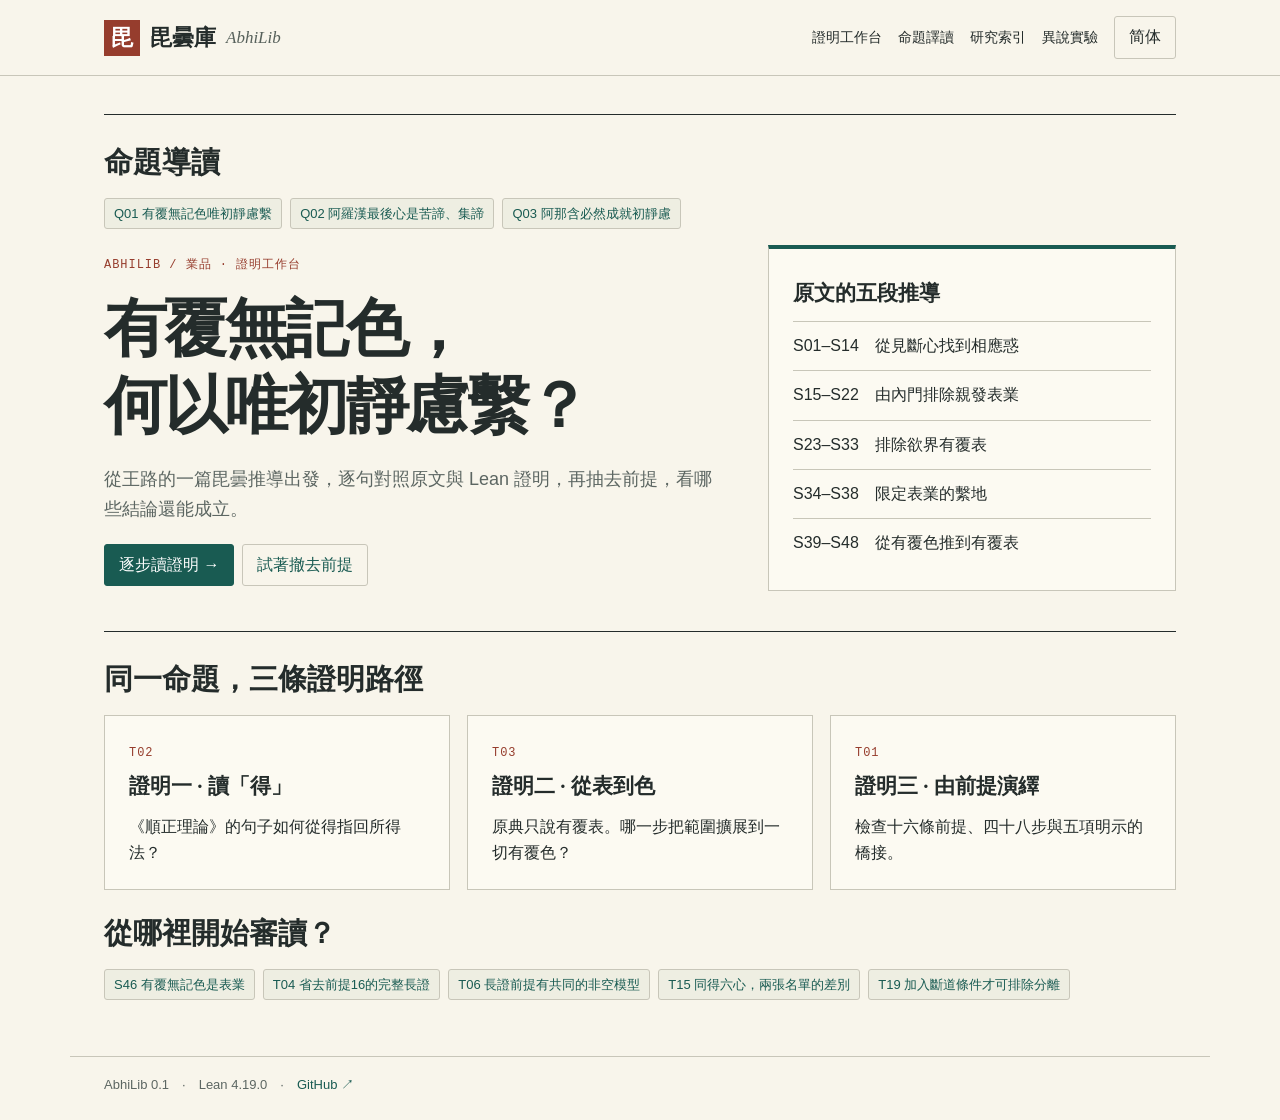
<file: docs/index.html>
<!DOCTYPE html><html lang="zh-Hans"><head><meta charset="utf-8"><meta name="viewport" content="width=device-width,initial-scale=1"><meta name="theme-color" content="#f9f6ed"><title>毗昙库 AbhiLib · 证明工作台</title>
<style>
:root{--paper:#f8f5eb;--ink:#242c2b;--muted:#5c6662;--line:#c8c6b9;--red:#963d2d;--teal:#195b52;--serif:"Noto Serif CJK SC","Songti SC","STSong",Georgia,serif;--sans:"Instrument Sans",-apple-system,"Noto Sans CJK SC","Microsoft YaHei",sans-serif}*{box-sizing:border-box}body{margin:0;background:var(--paper);color:var(--ink);font:16px/1.65 var(--sans)}header{border-bottom:1px solid var(--line)}.bar,main,footer{max-width:1140px;margin:auto;padding:0 34px}.bar{display:flex;align-items:center;gap:22px;min-height:75px}.brand{display:flex;align-items:center;gap:10px;font:bold 22px var(--serif);color:var(--ink)}.seal{display:grid;place-items:center;background:var(--red);color:#fff;padding:3px 7px;font-family:var(--serif)}.latin{font:italic 17px Georgia;color:#57615b}.nav{margin-left:auto;display:flex;gap:16px;align-items:center}.nav a{font-size:14px;color:var(--ink)}a{color:var(--teal);text-decoration:none}a:hover{text-decoration:underline;text-underline-offset:3px}button,select,input{font:inherit;color:var(--ink)}button,select{cursor:pointer}button,.btn{background:transparent;border:1px solid var(--line);border-radius:3px;padding:7px 14px}.btn{display:inline-block;text-decoration:none}.primary{background:var(--teal);color:white;border-color:var(--teal)}:focus-visible{outline:3px solid #b57944;outline-offset:3px}main{padding-top:38px;padding-bottom:56px;min-height:74vh}.hero{display:grid;grid-template-columns:1.2fr .8fr;gap:52px;align-items:center;padding:16px 0 40px}.kicker,.num{font:12px/1.5 ui-monospace,monospace;letter-spacing:.08em;color:var(--red)}h1,h2,h3,blockquote{font-family:var(--serif)}h1{font-size:clamp(35px,4.9vw,63px);line-height:1.23;margin:14px 0 20px;letter-spacing:-.04em}h2{font-size:29px;line-height:1.45;margin:22px 0 15px}h3{font-size:21px;line-height:1.45;margin:7px 0 12px}p{margin:10px 0 19px}.lead{font-size:18px;color:var(--muted);max-width:43em}.actions,.chips{display:flex;flex-wrap:wrap;gap:8px;align-items:center}.plate,.panel{border:1px solid var(--line);padding:22px 24px;background:#fcfaf2}.plate{border-top:4px solid var(--teal)}.plate a,.item{display:block;border-top:1px solid var(--line);padding:11px 0;color:var(--ink)}.plate small,.hint{color:var(--muted)}.band{border-top:1px solid var(--ink);padding-top:4px}.grid{display:grid;grid-template-columns:repeat(3,1fr);gap:17px}.grid .panel{display:block;color:var(--ink)}.grid .panel:hover{border-color:var(--teal)}.layout{display:grid;grid-template-columns:minmax(0,1.8fr) minmax(230px,.8fr);gap:24px}.narrow{max-width:780px}.chip{background:#eeeee2;border:1px solid var(--line);padding:4px 9px;font-size:13px;color:var(--teal);border-radius:3px}.note{border-left:3px solid var(--red);padding:8px 16px;background:#f1ebe0}.list{padding:0}.item strong{margin:0 12px 0 0}.item span{display:inline-block;min-width:55px}.ctrl{padding:9px 12px;background:#fffdf5;border:1px solid var(--line);max-width:100%;border-radius:3px}.lookup{width:min(100%,480px)}.filters{display:flex;gap:9px;flex-wrap:wrap;margin:18px 0}.option{display:block;margin:10px 0}.option input{accent-color:var(--teal);width:18px;height:18px;vertical-align:middle}pre{white-space:pre-wrap;overflow-wrap:anywhere;background:#27342e;color:#f2f0e4;padding:18px;border-radius:4px;font:13px/1.65 ui-monospace,monospace}blockquote{margin:14px 0;font-size:24px}details{margin:14px 0}summary{cursor:pointer;color:var(--teal)}.pager{display:flex;justify-content:space-between;margin-top:20px}.crumb{font-size:14px;color:var(--muted)}.result{background:#e6eee4;border-top:3px solid var(--teal);padding:17px}.bad{background:#f3e5d9;border-color:var(--red)}.scroll{max-height:61vh;overflow:auto}.rowlinks{display:grid;grid-template-columns:repeat(5,1fr);gap:5px}.rowlinks a{text-align:center;padding:3px;border:1px solid var(--line);font:13px/1.8 monospace}.rowlinks a[aria-current]{background:var(--teal);color:white}footer{padding-top:17px;padding-bottom:25px;border-top:1px solid var(--line);font-size:13px;color:var(--muted)}@media(max-width:760px){.bar,main,footer{padding-left:18px;padding-right:18px}.bar{align-items:flex-start;gap:6px;flex-direction:column;padding-top:10px;padding-bottom:8px}.nav{margin:0;width:100%;gap:13px;flex-wrap:wrap}.nav button{padding:2px 6px;font-size:13px}.hero,.layout,.grid{grid-template-columns:1fr;gap:15px}.hero{padding-top:0}.plate,.panel{padding:15px}.hero h1{font-size:40px}main{padding-top:24px}.rowlinks{grid-template-columns:repeat(8,1fr)}}
</style></head><body><header><div class="bar"><a class="brand" href="#home"><span class="seal">毘</span><span id="brand">毗昙库</span><span class="latin">AbhiLib</span></a><nav class="nav" id="nav"></nav></div></header><main id="app"></main><footer id="foot"></footer>
<script>
const DATA={"entries":{"S01":{"id":"S01","title":"所斷有二種：見所斷、修所斷。","group":"steps","refs":["P04"],"note":"模型內以斷類構造及其互斥性給出。","decl":"本證.s01","code":"theorem s01 : P04 := by intro k h; cases k \u003c;> simp_all [«所斷»]","src":"https://github.com/wanglu2016/abhilib-gpt/blob/main/AbhiLib/Article.lean#L5","axioms":["propext"],"calls":[],"parameters":["P04"]},"S02":{"id":"S02","title":"唯無漏心非所斷。","group":"steps","refs":["P05"],"note":"取「非所斷心必無漏」這個方向。","decl":"本證.s02","code":"theorem s02 (p : P05 w) : P05 w := p","src":"https://github.com/wanglu2016/abhilib-gpt/blob/main/AbhiLib/Article.lean#L6","axioms":[],"calls":["P05"],"parameters":["P05"]},"S03":{"id":"S03","title":"有漏心是所斷。","group":"steps","refs":["S02"],"note":"此處有漏心以非無漏心表示。","decl":"本證.s03","code":"theorem s03 (p : P05 w) (c : w.«心») (h : ¬ w.«無漏心» c) : «所斷» (w.«心斷類» c) := fun e => h (s02 w p c e)","src":"https://github.com/wanglu2016/abhilib-gpt/blob/main/AbhiLib/Article.lean#L7","axioms":[],"calls":["P05","S02"],"parameters":["P05"]},"S04":{"id":"S04","title":"有漏心或見所斷，或修所斷。","group":"steps","refs":["S01","S03"],"note":"這條支線到此結束。可檢查長證終點的參數。","decl":"本證.s04","code":"theorem s04 (p : P05 w) (c : w.«心») (h : ¬ w.«無漏心» c) :\n    w.«心斷類» c = .«見所斷» ∨ w.«心斷類» c = .«修所斷» := s01 _ (s03 w p c h)","src":"https://github.com/wanglu2016/abhilib-gpt/blob/main/AbhiLib/Article.lean#L8","axioms":["propext"],"calls":["P05","S01","S03"],"parameters":["P05"]},"S05":{"id":"S05","title":"不染心非見所斷。","group":"steps","refs":["P06"],"note":"","decl":"本證.s05","code":"theorem s05 (p : P06 w) : P06 w := p","src":"https://github.com/wanglu2016/abhilib-gpt/blob/main/AbhiLib/Article.lean#L10","axioms":[],"calls":["P06"],"parameters":["P06"]},"S06":{"id":"S06","title":"見所斷心是染。","group":"steps","refs":["S05"],"note":"","decl":"本證.s06","code":"theorem s06 (p : P06 w) (c : w.«心») (h : w.«心斷類» c = .«見所斷») : «染» (w.«心性» c) := by\n  by_cases s : «染» (w.«心性» c)\n  · exact s\n  · exact False.elim (s05 w p c s h)","src":"https://github.com/wanglu2016/abhilib-gpt/blob/main/AbhiLib/Article.lean#L11","axioms":[],"calls":["P06","S05"],"parameters":["P06"]},"S07":{"id":"S07","title":"心由相應成善染性。","group":"steps","refs":["P07"],"note":"善心與染心分別帶有相應法見證。此證用到染心的一半。","decl":"本證.s07","code":"theorem s07 (p : P07 w) : P07 w := p","src":"https://github.com/wanglu2016/abhilib-gpt/blob/main/AbhiLib/Article.lean#L15","axioms":[],"calls":["P07"],"parameters":["P07"]},"S08":{"id":"S08","title":"見所斷心與惑相應。","group":"steps","refs":["S06","S07"],"note":"","decl":"本證.s08","code":"theorem s08 (p6 : P06 w) (p7 : P07 w) (c : w.«心») (h : w.«心斷類» c = .«見所斷») :\n    ∃ f, w.«相應» c f ∧ w.«是惑» f := (s07 w p7).1 c (s06 w p6 c h)","src":"https://github.com/wanglu2016/abhilib-gpt/blob/main/AbhiLib/Article.lean#L16","axioms":[],"calls":["P06","P07","S07","S06"],"parameters":["P06","P07"]},"S09":{"id":"S09","title":"惑是所斷。","group":"steps","refs":["P16"],"note":"","decl":"本證.s09","code":"theorem s09 (p : P16 w) : P16 w := p","src":"https://github.com/wanglu2016/abhilib-gpt/blob/main/AbhiLib/Article.lean#L18","axioms":[],"calls":["P16"],"parameters":["P16"]},"S10":{"id":"S10","title":"惑有兩種：見所斷惑、修所斷惑。","group":"steps","refs":["S01","S09"],"note":"","decl":"本證.s10","code":"theorem s10 (p : P16 w) (f : w.«心所») (a : w.«是惑» f) :\n    w.«心所斷類» f = .«見所斷» ∨ w.«心所斷類» f = .«修所斷» := s01 _ (s09 w p f a)","src":"https://github.com/wanglu2016/abhilib-gpt/blob/main/AbhiLib/Article.lean#L19","axioms":["propext"],"calls":["P16","S01","S09"],"parameters":["P16"]},"S11":{"id":"S11","title":"修所斷惑相應心是修所斷心。","group":"steps","refs":["P03"],"note":"","decl":"本證.s11","code":"theorem s11 (p : P03 w) (c : w.«心») (f : w.«心所») (a : w.«相應» c f) (h : w.«心所斷類» f = .«修所斷») :\n    w.«心斷類» c = .«修所斷» := (p c f a).2.trans h","src":"https://github.com/wanglu2016/abhilib-gpt/blob/main/AbhiLib/Article.lean#L21","axioms":[],"calls":["P03"],"parameters":["P03"]},"S12":{"id":"S12","title":"見所斷心不是修所斷心。","group":"steps","refs":["S01"],"note":"見、修在斷類中互斥。","decl":"本證.s12","code":"theorem s12 (k : «斷類») (h : k = .«見所斷») : k ≠ .«修所斷» := by simp [h]","src":"https://github.com/wanglu2016/abhilib-gpt/blob/main/AbhiLib/Article.lean#L23","axioms":["propext"],"calls":[],"parameters":[]},"S13":{"id":"S13","title":"見所斷心不與修所斷惑相應。","group":"steps","refs":["S11","S12"],"note":"","decl":"本證.s13","code":"theorem s13 (p : P03 w) (c : w.«心») (f : w.«心所») (h : w.«心斷類» c = .«見所斷») (r : w.«心所斷類» f = .«修所斷») :\n    ¬ w.«相應» c f := fun a => s12 _ h (s11 w p c f a r)","src":"https://github.com/wanglu2016/abhilib-gpt/blob/main/AbhiLib/Article.lean#L24","axioms":["propext"],"calls":["P03","S12","S11"],"parameters":["P03"]},"S14":{"id":"S14","title":"見所斷心與見所斷惑相應。","group":"steps","refs":["S08","S10","S13"],"note":"另一條證明可直接用前提3將心的斷類移給第8步取得的相應惑。參見 T05。","decl":"本證.s14","code":"theorem s14 (p3 : P03 w) (p6 : P06 w) (p7 : P07 w) (p16 : P16 w) : «見斷心與見斷惑相應» w := by\n  intro c h\n  obtain ⟨f,a,o⟩ := s08 w p6 p7 c h\n  exact ⟨f,a,o,(s10 w p16 f o).resolve_right (fun r => s13 w p3 c f h r a)⟩","src":"https://github.com/wanglu2016/abhilib-gpt/blob/main/AbhiLib/Article.lean#L27","axioms":["propext"],"calls":["P03","P06","P07","P16","S08","S10","S13"],"parameters":["P03","P06","P07","P16"]},"S15":{"id":"S15","title":"見所斷惑唯內門轉。","group":"steps","refs":["P01"],"note":"","decl":"本證.s15","code":"theorem s15 (p : P01 w) : P01 w := p","src":"https://github.com/wanglu2016/abhilib-gpt/blob/main/AbhiLib/Article.lean#L31","axioms":[],"calls":["P01"],"parameters":["P01"]},"S16":{"id":"S16","title":"見所斷心與見所斷惑相應。","group":"steps","refs":["S14"],"note":"重取第14步的結果。實際傳參見長證終點 T01。","decl":"本證.s16","code":"theorem s16 (h : «見斷心與見斷惑相應» w) : «見斷心與見斷惑相應» w := h","src":"https://github.com/wanglu2016/abhilib-gpt/blob/main/AbhiLib/Article.lean#L32","axioms":[],"calls":[],"parameters":[]},"S17":{"id":"S17","title":"相應法同所緣。","group":"steps","refs":["P03"],"note":"","decl":"本證.s17","code":"theorem s17 (p : P03 w) (c : w.«心») (f : w.«心所») (a : w.«相應» c f) : w.«心之所緣» c = w.«心所之所緣» f := (p c f a).1","src":"https://github.com/wanglu2016/abhilib-gpt/blob/main/AbhiLib/Article.lean#L33","axioms":[],"calls":["P03"],"parameters":["P03"]},"S18":{"id":"S18","title":"見所斷心唯緣內門。","group":"steps","refs":["S15","S16","S17"],"note":"透過共同所緣的門向得到心的門向。","decl":"本證.s18","code":"theorem s18 (p1 : P01 w) (p3 : P03 w) (seen : «見斷心與見斷惑相應» w) (c : w.«心») (h : w.«心斷類» c = .«見所斷») :\n    w.«所緣之門» (w.«心之所緣» c) = .«內門» := by\n  obtain ⟨f,a,o,cut⟩ := s16 w seen c h\n  rw [s17 w p3 c f a]; exact s15 w p1 f o cut","src":"https://github.com/wanglu2016/abhilib-gpt/blob/main/AbhiLib/Article.lean#L34","axioms":[],"calls":["P01","P03","S16","S17","S15"],"parameters":["P01","P03"]},"S19":{"id":"S19","title":"見所斷心唯內門轉。","group":"steps","refs":["S18"],"note":"內門轉在此局部模型由所緣的門向定義。","decl":"本證.s19","code":"theorem s19 (p1 : P01 w) (p3 : P03 w) (seen : «見斷心與見斷惑相應» w) (c : w.«心») (h : w.«心斷類» c = .«見所斷») :\n    «內門轉» w c := s18 w p1 p3 seen c h","src":"https://github.com/wanglu2016/abhilib-gpt/blob/main/AbhiLib/Article.lean#L38","axioms":[],"calls":["P01","P03","S18"],"parameters":["P01","P03"]},"S20":{"id":"S20","title":"唯外門轉心能發表業。","group":"steps","refs":["P08"],"note":"","decl":"本證.s20","code":"theorem s20 (p : P08 w) : P08 w := p","src":"https://github.com/wanglu2016/abhilib-gpt/blob/main/AbhiLib/Article.lean#L40","axioms":[],"calls":["P08"],"parameters":["P08"]},"S21":{"id":"S21","title":"內門轉心不能發表業。","group":"steps","refs":["S20"],"note":"","decl":"本證.s21","code":"theorem s21 (p : P08 w) (c : w.«心») (h : «內門轉» w c) : ¬ «能發表» w c :=\n  fun a => «所緣門».noConfusion (h.symm.trans (s20 w p c a))","src":"https://github.com/wanglu2016/abhilib-gpt/blob/main/AbhiLib/Article.lean#L41","axioms":[],"calls":["P08","S20"],"parameters":["P08"]},"S22":{"id":"S22","title":"見所斷心不能發表業。","group":"steps","refs":["S19","S21"],"note":"此處限定親發表業的轉心。《俱舍》長行亦容見所斷識作較遠因等起。","decl":"本證.s22","code":"theorem s22 (p1 : P01 w) (p3 : P03 w) (p8 : P08 w) (seen : «見斷心與見斷惑相應» w) (c : w.«心»)\n    (h : w.«心斷類» c = .«見所斷») : ¬ «能發表» w c := s21 w p8 c (s19 w p1 p3 seen c h)","src":"https://github.com/wanglu2016/abhilib-gpt/blob/main/AbhiLib/Article.lean#L43","axioms":[],"calls":["P01","P03","P08","S21","S19"],"parameters":["P01","P03","P08"]},"S23":{"id":"S23","title":"欲界惑唯身見、邊見及彼俱癡有覆無記。","group":"steps","refs":["P09"],"note":"","decl":"本證.s23","code":"theorem s23 (p : P09 w) : P09 w := p","src":"https://github.com/wanglu2016/abhilib-gpt/blob/main/AbhiLib/Article.lean#L45","axioms":[],"calls":["P09"],"parameters":["P09"]},"S24":{"id":"S24","title":"欲界有覆無記心或身見相應，或邊見相應。","group":"steps","refs":["S07","S23"],"note":"從心移到相應惑使用 B01。「彼俱癡」保留與二見同聚的見證。","decl":"本證.s24","code":"theorem s24 (p7 : P07 w) (p9 : P09 w) (b : B01 w) (c : w.«心») (d : w.«心繫屬» c = .«欲界»)\n    (n : w.«心性» c = .«有覆無記») : «與身邊見相應» w c := by\n  obtain ⟨f,a,o⟩ := (s07 w p7).1 c (Or.inr n)\n  obtain ⟨«心所繫屬»,fn⟩ := b c f a o\n  rcases s23 w p9 f o («心所繫屬».trans d) (fn.trans n) with view | «無明»\n  · exact ⟨f,a,view⟩\n  · exact «無明».2 c a","src":"https://github.com/wanglu2016/abhilib-gpt/blob/main/AbhiLib/Article.lean#L46","axioms":[],"calls":["P07","P09","B01","S07","S23"],"parameters":["P07","P09","B01"]},"S25":{"id":"S25","title":"身見、邊見皆見所斷。","group":"steps","refs":["P02"],"note":"","decl":"本證.s25","code":"theorem s25 (p : P02 w) (f : w.«心所») (h : «身邊二見» (w.«心所種類» f)) : w.«心所斷類» f = .«見所斷» := p f (Or.inl h)","src":"https://github.com/wanglu2016/abhilib-gpt/blob/main/AbhiLib/Article.lean#L53","axioms":[],"calls":["P02"],"parameters":["P02"]},"S26":{"id":"S26","title":"欲界有覆無記心是見所斷。","group":"steps","refs":["S24","S25"],"note":"從見的斷類轉回心，還用到 P03 的同所斷。","decl":"本證.s26","code":"theorem s26 (p2 : P02 w) (p3 : P03 w) (p7 : P07 w) (p9 : P09 w) (b : B01 w)\n    (c : w.«心») (d : w.«心繫屬» c = .«欲界») (n : w.«心性» c = .«有覆無記») : w.«心斷類» c = .«見所斷» := by\n  obtain ⟨f,a,view⟩ := s24 w p7 p9 b c d n\n  exact (p3 c f a).2.trans (s25 w p2 f view)","src":"https://github.com/wanglu2016/abhilib-gpt/blob/main/AbhiLib/Article.lean#L54","axioms":[],"calls":["P02","P03","P07","P09","B01","S24","S25"],"parameters":["P02","P03","P07","P09","B01"]},"S27":{"id":"S27","title":"欲界有覆無記心不能發表業。","group":"steps","refs":["S22","S26"],"note":"","decl":"本證.s27","code":"theorem s27 (seen : ∀ c, w.«心繫屬» c = .«欲界» → w.«心性» c = .«有覆無記» → w.«心斷類» c = .«見所斷»)\n    (block : ∀ c, w.«心斷類» c = .«見所斷» → ¬ «能發表» w c) : «欲界有覆心不能發表» w := fun c d n => block c (seen c d n)","src":"https://github.com/wanglu2016/abhilib-gpt/blob/main/AbhiLib/Article.lean#L59","axioms":[],"calls":[],"parameters":[]},"S28":{"id":"S28","title":"欲界表業不是有覆無記心所發。","group":"steps","refs":["S27"],"note":"從表業之地回到親發心之地，使用 B03。","decl":"本證.s28","code":"theorem s28 (block : «欲界有覆心不能發表» w) (b : B03 w) (x : «色法») (m : «表色» x) (d : x.«繫屬» = .«欲界»)\n    (c : w.«心») (n : w.«心性» c = .«有覆無記») : ¬ w.«等起» c x :=\n  fun h => block c ((b c x m h).trans d) n ⟨x,m,h⟩","src":"https://github.com/wanglu2016/abhilib-gpt/blob/main/AbhiLib/Article.lean#L61","axioms":[],"calls":["B03"],"parameters":["B03"]},"S29":{"id":"S29","title":"色由等起成善染性。","group":"steps","refs":["P10"],"note":"","decl":"本證.s29","code":"theorem s29 (p : P10 w) (x : «色法») (a : w.«容許色法» x) (n : «善或染» x.«四性判攝») : «由等起成善染» w x := (p x a n).1","src":"https://github.com/wanglu2016/abhilib-gpt/blob/main/AbhiLib/Article.lean#L64","axioms":[],"calls":["P10"],"parameters":["P10"]},"S30":{"id":"S30","title":"表業是色。","group":"steps","refs":["P11"],"note":"表色是色法的一個子類型。Lean 將此步編為有類型的投影。","decl":"本證.s30","code":"def s30 (x : {r : «色法» // «表色» r}) : «色法» := x.val","src":"https://github.com/wanglu2016/abhilib-gpt/blob/main/AbhiLib/Article.lean#L65","axioms":[],"calls":[],"parameters":[]},"S31":{"id":"S31","title":"表業由等起成善染性。","group":"steps","refs":["S29","S30"],"note":"","decl":"本證.s31","code":"theorem s31 (p : P10 w) (x : {r : «色法» // «表色» r}) (a : w.«容許色法» x.val)\n    (n : «善或染» x.val.«四性判攝») : «由等起成善染» w x.val := s29 w p (s30 x) a n","src":"https://github.com/wanglu2016/abhilib-gpt/blob/main/AbhiLib/Article.lean#L66","axioms":[],"calls":["P10","S29","S30"],"parameters":["P10"]},"S32":{"id":"S32","title":"欲界表業不是有覆無記。","group":"steps","refs":["S28","S31"],"note":"僅知同為染，仍有不善與有覆兩種可能。B02 補足親發心與表業的細分性。","decl":"本證.s32","code":"theorem s32 (block : «欲界有覆心不能發表» w) (b2 : B02 w) (b3 : B03 w) (p : P10 w) (x : «色法»)\n    (a : w.«容許色法» x) (m : «表色» x) (d : x.«繫屬» = .«欲界») : ¬ «有覆無記色» x := by\n  intro cov\n  obtain ⟨c,h,agree⟩ := s31 w p ⟨x,m⟩ a (Or.inr (Or.inr cov))\n  rcases agree with «善» | stained\n  · exact «四性».noConfusion («善».1.symm.trans cov)\n  · exact s28 w block b3 x m d c (b2 c x m h cov stained.2) h","src":"https://github.com/wanglu2016/abhilib-gpt/blob/main/AbhiLib/Article.lean#L68","axioms":[],"calls":["B02","B03","P10","S31","S28"],"parameters":["B02","B03","P10"]},"S33":{"id":"S33","title":"欲界沒有有覆無記表業。","group":"steps","refs":["S32"],"note":"","decl":"本證.s33","code":"theorem s33 (block : «欲界有覆心不能發表» w) (b2 : B02 w) (b3 : B03 w) (p : P10 w) (x : «色法»)\n    (a : w.«容許色法» x) (m : «表色» x) (cov : «有覆無記色» x) : x.«繫屬» ≠ .«欲界» :=\n  fun d => s32 w block b2 b3 p x a m d cov","src":"https://github.com/wanglu2016/abhilib-gpt/blob/main/AbhiLib/Article.lean#L75","axioms":[],"calls":["B02","B03","P10","S32"],"parameters":["B02","B03","P10"]},"S34":{"id":"S34","title":"唯有伺心能發表業。","group":"steps","refs":["P08","P12"],"note":"","decl":"本證.s34","code":"theorem s34 (p8 : P08 w) (p12 : P12 w) (c : w.«心») (a : «能發表» w c) : w.«伺» c := p12 c (p8 c a)","src":"https://github.com/wanglu2016/abhilib-gpt/blob/main/AbhiLib/Article.lean#L78","axioms":[],"calls":["P08","P12"],"parameters":["P08","P12"]},"S35":{"id":"S35","title":"第二靜慮以上都無尋、伺。","group":"steps","refs":["P13"],"note":"","decl":"本證.s35","code":"theorem s35 (p : P13 w) : P13 w := p","src":"https://github.com/wanglu2016/abhilib-gpt/blob/main/AbhiLib/Article.lean#L79","axioms":[],"calls":["P13"],"parameters":["P13"]},"S36":{"id":"S36","title":"第二靜慮以上都無表業。","group":"steps","refs":["S34","S35"],"note":"由心及表要用 B03 同地、B04 有直接發心。","decl":"本證.s36","code":"theorem s36 (p8 : P08 w) (p12 : P12 w) (p13 : P13 w) (b3 : B03 w) (b4 : B04 w)\n    (x : «色法») (a : w.«容許色法» x) («上地» : «高於初靜慮之繫地» x.«繫屬») : ¬ «表色» x := by\n  intro m\n  obtain ⟨c,h⟩ := b4 x a m\n  have loc := b3 c x m h\n  exact (s35 w p13 c (loc.symm ▸ «上地»)).2 (s34 w p8 p12 c ⟨x,m,h⟩)","src":"https://github.com/wanglu2016/abhilib-gpt/blob/main/AbhiLib/Article.lean#L80","axioms":[],"calls":["P08","P12","P13","B03","B04","S35","S34"],"parameters":["P08","P12","P13","B03","B04"]},"S37":{"id":"S37","title":"表業唯欲界、初靜慮繫。","group":"steps","refs":["S36"],"note":"地的分類留有「不繫」；此處用 B05 排除。","decl":"本證.s37","code":"theorem s37 (x : «色法») (noUpper : «高於初靜慮之繫地» x.«繫屬» → ¬ «表色» x) (bound : B05 w)\n    (a : w.«容許色法» x) (m : «表色» x) : «欲界或初靜慮» x.«繫屬» := by\n  by_cases l : «欲界或初靜慮» x.«繫屬»\n  · exact l\n  · exact False.elim (noUpper ⟨l,bound x a m⟩ m)","src":"https://github.com/wanglu2016/abhilib-gpt/blob/main/AbhiLib/Article.lean#L86","axioms":[],"calls":["B05"],"parameters":["B05"]},"S38":{"id":"S38","title":"有覆無記表業唯初靜慮繫。","group":"steps","refs":["S33","S37"],"note":"Lean 抽出排除欲界這一步。其「有覆」與「表」條件由組合定理 assemble 傳入。","decl":"本證.s38","code":"theorem s38 (x : «色法») (noDesire : x.«繫屬» ≠ .«欲界») (l : «欲界或初靜慮» x.«繫屬») : x.«繫屬» = .«初靜慮» :=\n  l.resolve_left noDesire","src":"https://github.com/wanglu2016/abhilib-gpt/blob/main/AbhiLib/Article.lean#L91","axioms":[],"calls":[],"parameters":[]},"S39":{"id":"S39","title":"染色是由等起而成。","group":"steps","refs":["P10"],"note":"","decl":"本證.s39","code":"theorem s39 (p : P10 w) (x : «色法») (a : w.«容許色法» x) (s : «染» x.«四性判攝») : «由等起成善染» w x := (p x a (Or.inr s)).1","src":"https://github.com/wanglu2016/abhilib-gpt/blob/main/AbhiLib/Article.lean#L93","axioms":[],"calls":["P10"],"parameters":["P10"]},"S40":{"id":"S40","title":"有覆無記是染。","group":"steps","refs":["P14"],"note":"","decl":"本證.s40","code":"theorem s40 (x : «色法») (c : «有覆無記色» x) : «染» x.«四性判攝» := Or.inr c","src":"https://github.com/wanglu2016/abhilib-gpt/blob/main/AbhiLib/Article.lean#L94","axioms":[],"calls":[],"parameters":[]},"S41":{"id":"S41","title":"有覆無記色是由等起而成。","group":"steps","refs":["S39","S40"],"note":"原文演示的支線，長證終點另由第45步收束。","decl":"本證.s41","code":"theorem s41 (p : P10 w) (x : «色法») (a : w.«容許色法» x) (c : «有覆無記色» x) : «由等起成善染» w x := s39 w p x a (s40 x c)","src":"https://github.com/wanglu2016/abhilib-gpt/blob/main/AbhiLib/Article.lean#L95","axioms":[],"calls":["P10","S39","S40"],"parameters":["P10"]},"S42":{"id":"S42","title":"無表色沒有無記性。","group":"steps","refs":["P15"],"note":"","decl":"本證.s42","code":"theorem s42 (p : P15 w) (x : «色法») (a : w.«容許色法» x) (u : x.«種類» = .«無表») : ¬ «無記» x.«四性判攝» := p x a u","src":"https://github.com/wanglu2016/abhilib-gpt/blob/main/AbhiLib/Article.lean#L96","axioms":[],"calls":["P15"],"parameters":["P15"]},"S43":{"id":"S43","title":"有覆無記色不是無表色。","group":"steps","refs":["S42"],"note":"","decl":"本證.s43","code":"theorem s43 (p : P15 w) (x : «色法») (a : w.«容許色法» x) (c : «有覆無記色» x) : x.«種類» ≠ .«無表» :=\n  fun u => s42 w p x a u (Or.inl c)","src":"https://github.com/wanglu2016/abhilib-gpt/blob/main/AbhiLib/Article.lean#L97","axioms":[],"calls":["P15","S42"],"parameters":["P15"]},"S44":{"id":"S44","title":"色中唯業有善染性。","group":"steps","refs":["P10"],"note":"","decl":"本證.s44","code":"theorem s44 (p : P10 w) (x : «色法») (a : w.«容許色法» x) (n : «善或染» x.«四性判攝») : «色業» x := (p x a n).2","src":"https://github.com/wanglu2016/abhilib-gpt/blob/main/AbhiLib/Article.lean#L99","axioms":[],"calls":["P10"],"parameters":["P10"]},"S45":{"id":"S45","title":"有覆無記色是業。","group":"steps","refs":["P14","S44"],"note":"","decl":"本證.s45","code":"theorem s45 (p : P10 w) (x : «色法») (a : w.«容許色法» x) (c : «有覆無記色» x) : «色業» x :=\n  s44 w p x a (Or.inr (s40 x c))","src":"https://github.com/wanglu2016/abhilib-gpt/blob/main/AbhiLib/Article.lean#L100","axioms":[],"calls":["P10","S44","S40"],"parameters":["P10"]},"S46":{"id":"S46","title":"有覆無記色是表業。","group":"steps","refs":["P11","S43"],"note":"此處還須第45步。先確定所論色是業，第11前提的二分才適用。","decl":"本證.s46","code":"theorem s46 (x : «色法») (k : «色業» x) (h : x.«種類» ≠ .«無表») : «表色» x := k.resolve_right h","src":"https://github.com/wanglu2016/abhilib-gpt/blob/main/AbhiLib/Article.lean#L102","axioms":[],"calls":[],"parameters":[]},"S47":{"id":"S47","title":"有覆無記色是有覆無記表業。","group":"steps","refs":["S46"],"note":"","decl":"本證.s47","code":"theorem s47 (x : «色法») (c : «有覆無記色» x) (m : «表色» x) : «有覆無記色» x ∧ «表色» x := ⟨c,m⟩","src":"https://github.com/wanglu2016/abhilib-gpt/blob/main/AbhiLib/Article.lean#L103","axioms":[],"calls":[],"parameters":[]},"S48":{"id":"S48","title":"有覆無記色唯初靜慮繫。","group":"steps","refs":["S38","S47"],"note":"全稱範圍命題。存在見證在 T06 另行給出。","decl":"本證.s48","code":"theorem s48 (x : «色法») (h : «有覆無記色» x → «表色» x → x.«繫屬» = .«初靜慮»)\n    (cm : «有覆無記色» x ∧ «表色» x) : x.«繫屬» = .«初靜慮» := h cm.1 cm.2","src":"https://github.com/wanglu2016/abhilib-gpt/blob/main/AbhiLib/Article.lean#L104","axioms":[],"calls":[],"parameters":[]},"P01":{"id":"P01","title":"見所斷惑唯內門轉。","group":"premises","decl":"P01","verse":"見斷識唯轉","refs":["R10"],"code":"def P01 := ∀ f, w.«是惑» f → w.«心所斷類» f = .«見所斷» → w.«所緣之門» (w.«心所之所緣» f) = .«內門»","src":"https://github.com/wanglu2016/abhilib-gpt/blob/main/AbhiLib/Core.lean#L63","axioms":[],"calls":[],"parameters":[]},"P02":{"id":"P02","title":"身見、邊見、邪見、見取、戒禁取唯見所斷。","group":"premises","decl":"P02","verse":"六由見異十／欲見苦等斷","refs":["R10"],"code":"def P02 := ∀ f, «五見» (w.«心所種類» f) → w.«心所斷類» f = .«見所斷»","src":"https://github.com/wanglu2016/abhilib-gpt/blob/main/AbhiLib/Core.lean#L64","axioms":[],"calls":[],"parameters":[]},"P03":{"id":"P03","title":"相應法同所緣、同所斷非所斷。","group":"premises","decl":"P03","verse":"相應義有五／由時果善等／心心所同依","refs":["R10"],"code":"def P03 := ∀ c f, w.«相應» c f → w.«心之所緣» c = w.«心所之所緣» f ∧ w.«心斷類» c = w.«心所斷類» f","src":"https://github.com/wanglu2016/abhilib-gpt/blob/main/AbhiLib/Core.lean#L65","axioms":[],"calls":[],"parameters":[]},"P04":{"id":"P04","title":"所斷有二種：見所斷、修所斷。","group":"premises","decl":"P04","verse":"餘通見修斷","refs":["R10"],"code":"def P04 := ∀ k : «斷類», «所斷» k → k = .«見所斷» ∨ k = .«修所斷»","src":"https://github.com/wanglu2016/abhilib-gpt/blob/main/AbhiLib/Core.lean#L66","axioms":[],"calls":[],"parameters":[]},"P05":{"id":"P05","title":"唯無漏心非所斷。","group":"premises","decl":"P05","verse":"後三界通三／無攝有違故","refs":["R10"],"code":"def P05 := ∀ c, w.«心斷類» c = .«非所斷» → w.«無漏心» c","src":"https://github.com/wanglu2016/abhilib-gpt/blob/main/AbhiLib/Core.lean#L67","axioms":[],"calls":[],"parameters":[]},"P06":{"id":"P06","title":"不染心非見所斷。","group":"premises","decl":"P06","verse":"不染非六生","refs":["R10"],"code":"def P06 := ∀ c, ¬ «染» (w.«心性» c) → w.«心斷類» c ≠ .«見所斷»","src":"https://github.com/wanglu2016/abhilib-gpt/blob/main/AbhiLib/Core.lean#L68","axioms":[],"calls":[],"parameters":[]},"P07":{"id":"P07","title":"心由相應成善染性。","group":"premises","decl":"P07","verse":"相應彼相應","refs":["R10"],"code":"def P07 := (∀ c, «染» (w.«心性» c) → ∃ f, w.«相應» c f ∧ w.«是惑» f) ∧\n  (∀ c, w.«心性» c = .«善» → ∃ f, w.«相應» c f ∧ w.«心所性» f = .«善»)","src":"https://github.com/wanglu2016/abhilib-gpt/blob/main/AbhiLib/Core.lean#L69","axioms":[],"calls":[],"parameters":[]},"P08":{"id":"P08","title":"唯外門轉心能發表業。","group":"premises","decl":"P08","verse":"五識唯尋伺","refs":["R10"],"code":"def P08 := ∀ c, «能發表» w c → «外門轉» w c","src":"https://github.com/wanglu2016/abhilib-gpt/blob/main/AbhiLib/Core.lean#L71","axioms":[],"calls":[],"parameters":[]},"P09":{"id":"P09","title":"欲界惑唯身見、邊見及彼俱癡是有覆無記性。","group":"premises","decl":"P09","verse":"及欲身邊見","refs":["R10"],"code":"def P09 := ∀ f, w.«是惑» f → w.«心所繫屬» f = .«欲界» → w.«心所性» f = .«有覆無記» →\n  «身邊二見» (w.«心所種類» f) ∨ «身邊見俱癡» w f","src":"https://github.com/wanglu2016/abhilib-gpt/blob/main/AbhiLib/Core.lean#L72","axioms":[],"calls":[],"parameters":[]},"P10":{"id":"P10","title":"色由等起成善染性，所成善染色是業。","group":"premises","decl":"P10","verse":"此除色聲八／等起色業等","refs":["R10"],"code":"def P10 := ∀ x, w.«容許色法» x → «善或染» x.«四性判攝» → «由等起成善染» w x ∧ «色業» x","src":"https://github.com/wanglu2016/abhilib-gpt/blob/main/AbhiLib/Core.lean#L74","axioms":[],"calls":[],"parameters":[]},"P11":{"id":"P11","title":"色業分為表、無表二種；表業是表色、無表業是無表色。","group":"premises","decl":"P11","verse":"俱表無表性／五境及無表","refs":["R10"],"code":"def P11 := ∀ x, «色業» x ↔ «表色» x ∨ x.«種類» = .«無表»","src":"https://github.com/wanglu2016/abhilib-gpt/blob/main/AbhiLib/Core.lean#L75","axioms":[],"calls":[],"parameters":[]},"P12":{"id":"P12","title":"外門轉心必有伺。","group":"premises","decl":"P12","verse":"表唯有伺二","refs":["R10"],"code":"def P12 := ∀ c, «外門轉» w c → w.«伺» c","src":"https://github.com/wanglu2016/abhilib-gpt/blob/main/AbhiLib/Core.lean#L76","axioms":[],"calls":[],"parameters":[]},"P13":{"id":"P13","title":"二定以上都無尋、伺。","group":"premises","decl":"P13","verse":"上兼除伺等／中唯伺上無","refs":["R10"],"code":"def P13 := ∀ c, «高於初靜慮之繫地» (w.«心繫屬» c) → ¬ w.«尋» c ∧ ¬ w.«伺» c","src":"https://github.com/wanglu2016/abhilib-gpt/blob/main/AbhiLib/Core.lean#L77","axioms":[],"calls":[],"parameters":[]},"P14":{"id":"P14","title":"不善、有覆無記是染。","group":"premises","decl":"P14","verse":"善惡覆無覆／染有罪覆劣","refs":["R10"],"code":"def P14 := ∀ n : «四性», n = .«不善» ∨ n = .«有覆無記» → «染» n","src":"https://github.com/wanglu2016/abhilib-gpt/blob/main/AbhiLib/Core.lean#L78","axioms":[],"calls":[],"parameters":[]},"P15":{"id":"P15","title":"無表色是有記性。","group":"premises","decl":"P15","verse":"隨流淨不淨／無表記餘三","refs":["R10"],"code":"def P15 := ∀ x, w.«容許色法» x → x.«種類» = .«無表» → ¬ «無記» x.«四性判攝»","src":"https://github.com/wanglu2016/abhilib-gpt/blob/main/AbhiLib/Core.lean#L79","axioms":[],"calls":[],"parameters":[]},"P16":{"id":"P16","title":"惑是所斷。","group":"premises","decl":"P16","verse":"忍所害隨眠／已說煩惱斷","refs":["R10"],"code":"def P16 := ∀ f, w.«是惑» f → «所斷» (w.«心所斷類» f)","src":"https://github.com/wanglu2016/abhilib-gpt/blob/main/AbhiLib/Core.lean#L80","axioms":[],"calls":[],"parameters":[]},"B01":{"id":"B01","title":"相應惑與心同繫地、同四分性。","group":"bridges","decl":"B01","refs":["S24"],"code":"def B01 := ∀ c f, w.«相應» c f → w.«是惑» f → w.«心所繫屬» f = w.«心繫屬» c ∧ w.«心所性» f = w.«心性» c","src":"https://github.com/wanglu2016/abhilib-gpt/blob/main/AbhiLib/Core.lean#L83","axioms":[],"calls":[],"parameters":[]},"B02":{"id":"B02","title":"親發有覆表的染心具有有覆無記性。","group":"bridges","decl":"B02","refs":["S32"],"code":"def B02 := ∀ c x, «表色» x → w.«等起» c x → «有覆無記色» x → «染» (w.«心性» c) → w.«心性» c = .«有覆無記»","src":"https://github.com/wanglu2016/abhilib-gpt/blob/main/AbhiLib/Core.lean#L85","axioms":[],"calls":[],"parameters":[]},"B03":{"id":"B03","title":"表業與親發該表的心同繫地。","group":"bridges","decl":"B03","refs":["S28","S36"],"code":"def B03 := ∀ c x, «表色» x → w.«等起» c x → w.«心繫屬» c = x.«繫屬»","src":"https://github.com/wanglu2016/abhilib-gpt/blob/main/AbhiLib/Core.lean#L87","axioms":[],"calls":[],"parameters":[]},"B04":{"id":"B04","title":"每一容許的表業都有直接發心。","group":"bridges","decl":"B04","refs":["S36"],"code":"def B04 := ∀ x, w.«容許色法» x → «表色» x → ∃ c, w.«等起» c x","src":"https://github.com/wanglu2016/abhilib-gpt/blob/main/AbhiLib/Core.lean#L89","axioms":[],"calls":[],"parameters":[]},"B05":{"id":"B05","title":"表業皆有繫地，排除不繫。","group":"bridges","decl":"B05","refs":["S37"],"code":"def B05 := ∀ x, w.«容許色法» x → «表色» x → x.«繫屬» ≠ .«不繫»","src":"https://github.com/wanglu2016/abhilib-gpt/blob/main/AbhiLib/Core.lean#L91","axioms":[],"calls":[],"parameters":[]},"T01":{"id":"T01","title":"有覆無記色唯初靜慮繫","group":"entries","decl":"本證.有覆無記色唯初靜慮繫","note":"依文章五段接合。P04、P11、P14 由分類定義承擔，P05 只進入第2至4步支線。參數中保留十二個原文前提和五項橋接。","refs":["R01","R02","R03"],"code":"theorem «有覆無記色唯初靜慮繫» (p1 : P01 w) (p2 : P02 w) (p3 : P03 w) (p6 : P06 w) (p7 : P07 w)\n    (p8 : P08 w) (p9 : P09 w) (p10 : P10 w) (p12 : P12 w) (p13 : P13 w) (p15 : P15 w)\n    (p16 : P16 w) (b1 : B01 w) (b2 : B02 w) (b3 : B03 w) (b4 : B04 w) (b5 : B05 w)\n    (x : «色法») (a : w.«容許色法» x) (c : «有覆無記色» x) : x.«繫屬» = .«初靜慮» :=\n  «五段長證» w p1 p2 p3 p7 p8 p9 p10 p12 p13 p15 b1 b2 b3 b4 b5 (s14 w p3 p6 p7 p16) x a c","src":"https://github.com/wanglu2016/abhilib-gpt/blob/main/AbhiLib/Article.lean#L117","axioms":["propext"],"calls":["P01","P02","P03","P06","P07","P08","P09","P10","P12","P13","P15","P16","B01","B02","B03","B04","B05","T24","S14"],"parameters":["P01","P02","P03","P06","P07","P08","P09","P10","P12","P13","P15","P16","B01","B02","B03","B04","B05"]},"T02":{"id":"T02","title":"從「得」到所得法","group":"entries","decl":"分別實驗.由得推所得法","note":"《正理》卷十二直接提到初靜慮染身語表業之得。模型分開記錄每一得的所得法、每一所論色有相應得，以及對文句的逐物解讀。","refs":["R01"],"code":"theorem «由得推所得法» {«得» : Type} («所得法» : «得» → «色法») (x : «色法»)\n    (has : «有覆無記色» x → ∃ d, «所得法» d = x)\n    (reading : ∀ d, «有覆無記色» («所得法» d) → («所得法» d).«繫屬» = .«初靜慮»)\n    (c : «有覆無記色» x) : x.«繫屬» = .«初靜慮» := by\n  obtain ⟨d,h⟩ := has c\n  exact h ▸ reading d (h.symm ▸ c)","src":"https://github.com/wanglu2016/abhilib-gpt/blob/main/AbhiLib/Experiments.lean#L44","axioms":[],"calls":[],"parameters":[]},"T03":{"id":"T03","title":"從有覆表的繫地推到有覆色","group":"entries","decl":"分別實驗.由表證色","note":"《正理》卷三十六限定有覆表的繫地，另證有覆無記色屬於表。","refs":["R02","R03"],"code":"theorem «由表證色» (x : «色法») (k : «染色屬業» x) (a : «無表有記» x)\n    (reading : «有覆無記色» x → «表色» x → x.«繫屬» = .«初靜慮») (c : «有覆無記色» x) : x.«繫屬» = .«初靜慮» :=\n  reading c («有覆無記色是表» x k a c)","src":"https://github.com/wanglu2016/abhilib-gpt/blob/main/AbhiLib/Experiments.lean#L51","axioms":[],"calls":["T07"],"parameters":[]},"T04":{"id":"T04","title":"省去前提16的完整長證","group":"entries","decl":"本證.省前提十六之長證","note":"其餘前提、五項橋接與目標相同。比較 T01 與本條的參數可以直接看到差別。","refs":["R03"],"code":"theorem «省前提十六之長證» (p1 : P01 w) (p2 : P02 w) (p3 : P03 w) (p6 : P06 w) (p7 : P07 w)\n    (p8 : P08 w) (p9 : P09 w) (p10 : P10 w) (p12 : P12 w) (p13 : P13 w) (p15 : P15 w)\n    (b1 : B01 w) (b2 : B02 w) (b3 : B03 w) (b4 : B04 w) (b5 : B05 w)\n    (x : «色法») (a : w.«容許色法» x) (c : «有覆無記色» x) : x.«繫屬» = .«初靜慮» :=\n  «五段長證» w p1 p2 p3 p7 p8 p9 p10 p12 p13 p15 b1 b2 b3 b4 b5 («由同斷得見斷相應» w p3 p6 p7) x a c","src":"https://github.com/wanglu2016/abhilib-gpt/blob/main/AbhiLib/Article.lean#L128","axioms":[],"calls":["P01","P02","P03","P06","P07","P08","P09","P10","P12","P13","P15","B01","B02","B03","B04","B05","T24","T05"],"parameters":["P01","P02","P03","P06","P07","P08","P09","P10","P12","P13","P15","B01","B02","B03","B04","B05"]},"T05":{"id":"T05","title":"由同所斷直接得到見所斷惑","group":"entries","decl":"本證.由同斷得見斷相應","note":"用第8步取得相應惑，將心的見所斷性由前提3傳給惑。","refs":["R03"],"code":"theorem «由同斷得見斷相應» (p3 : P03 w) (p6 : P06 w) (p7 : P07 w) : «見斷心與見斷惑相應» w := by\n  intro c h\n  obtain ⟨f,«相應»,aff⟩ := s08 w p6 p7 c h\n  exact ⟨f,«相應»,aff,(p3 c f «相應»).2.symm.trans h⟩","src":"https://github.com/wanglu2016/abhilib-gpt/blob/main/AbhiLib/Article.lean#L123","axioms":[],"calls":["P03","P06","P07","S08"],"parameters":["P03","P06","P07"]},"T06":{"id":"T06","title":"長證前提有共同的非空模型","group":"entries","decl":"相容見證.前提相容見證","note":"兩種心聚、一個初定有覆語表同時滿足十六項與五個橋接。這是邏輯上的相容見證。","refs":["R03"],"code":"theorem «前提相容見證» :\n    P01 «示例論域» ∧ P02 «示例論域» ∧ P03 «示例論域» ∧ P04 ∧ P05 «示例論域» ∧ P06 «示例論域» ∧\n    P07 «示例論域» ∧ P08 «示例論域» ∧ P09 «示例論域» ∧ P10 «示例論域» ∧ P11 ∧ P12 «示例論域» ∧\n    P13 «示例論域» ∧ P14 ∧ P15 «示例論域» ∧ P16 «示例論域» ∧ B01 «示例論域» ∧ B02 «示例論域» ∧\n    B03 «示例論域» ∧ B04 «示例論域» ∧ B05 «示例論域» ∧\n    (∃ x, «示例論域».«容許色法» x ∧ «有覆無記色» x) ∧ (∃ c, «示例論域».«心繫屬» c = .«欲界» ∧ «示例論域».«心性» c = .«有覆無記») := by\n  simp [P01, P02, P03, P04, P05, P06, P07, P08, P09, P10, P11, P12, P13, P14, P15,\n    P16, B01, B02, B03, B04, B05, «能發表», «內門轉», «外門轉», «身邊二見», «五見», «善或染»,\n    «染», «所斷», «由等起成善染», «色業», «高於初靜慮之繫地», «欲界或初靜慮», «表色», «有覆無記色», «無記»,\n    «示例論域», «初定有覆語表», Bool.forall_bool, Bool.exists_bool]\n  constructor\n  · exact «本證».s01\n  · intro x _ hx; subst x; rfl","src":"https://github.com/wanglu2016/abhilib-gpt/blob/main/AbhiLib/Witness.lean#L27","axioms":["Quot.sound","propext"],"calls":["P01","P02","P03","P04","P05","P06","P07","P08","P09","P10","P11","P12","P13","P14","P15","P16","B01","B02","B03","B04","B05","S01"],"parameters":["P01","P02","P03","P04","P05","P06","P07","P08","P09","P10","P11","P12","P13","P14","P15","P16","B01","B02","B03","B04","B05"]},"T07":{"id":"T07","title":"有覆無記色是表色","group":"entries","decl":"分別實驗.有覆無記色是表","note":"由染色是業與無表有記排出無表。","refs":["R03"],"code":"theorem «有覆無記色是表» (x : «色法») (k : «染色屬業» x) (a : «無表有記» x) (c : «有覆無記色» x) : «表色» x :=\n  (k (Or.inr c)).resolve_right (fun u => a u (Or.inl c))","src":"https://github.com/wanglu2016/abhilib-gpt/blob/main/AbhiLib/Experiments.lean#L14","axioms":[],"calls":[],"parameters":[]},"T08":{"id":"T08","title":"四條局部規則的短證","group":"entries","decl":"分別實驗.由四規則得初定繫","note":"採用色業、無表、表的繫地、欲界排除四條規則，單條移除的反例列在實驗室。","refs":["R03"],"code":"theorem «由四規則得初定繫» (x : «色法») (k : «染色屬業» x) (a : «無表有記» x) (g : «表業繫地» x) (d : «欲界無有覆表» x) (c : «有覆無記色» x) :\n    x.«繫屬» = .«初靜慮» := (g («有覆無記色是表» x k a c)).resolve_left (d («有覆無記色是表» x k a c) c)","src":"https://github.com/wanglu2016/abhilib-gpt/blob/main/AbhiLib/Experiments.lean#L17","axioms":[],"calls":["T07"],"parameters":[]},"T09":{"id":"T09","title":"有餘師亦容同一範圍結論","group":"entries","decl":"分別實驗.有餘師亦唯初定","note":"容許上三靜慮無覆表，仍能排除上地有覆表。","refs":["R03"],"code":"theorem «有餘師亦唯初定» (x : «色法») (k : «染色屬業» x) (a : «無表有記» x) (g : «有餘師表業繫地» x) (d : «欲界無有覆表» x) (c : «有覆無記色» x) :\n    x.«繫屬» = .«初靜慮» := by\n  have m := «有覆無記色是表» x k a c\n  rcases g m with low | «上地»\n  · exact low.resolve_left (d m c)\n  · exact False.elim («四性».noConfusion (c.symm.trans «上地».2))","src":"https://github.com/wanglu2016/abhilib-gpt/blob/main/AbhiLib/Experiments.lean#L20","axioms":[],"calls":["T07"],"parameters":[]},"T10":{"id":"T10","title":"二定無覆語表區別兩說","group":"entries","decl":"分別實驗.二說差例","note":"此候選色滿足有餘師的範圍條件，與前說的表業範圍相衝突。","refs":["R03"],"code":"theorem «二說差例» : ∃ x : «色法», «染色屬業» x ∧ «無表有記» x ∧ «欲界無有覆表» x ∧ «有餘師表業繫地» x ∧ ¬ «表業繫地» x := by\n  exact ⟨⟨.«語表»,.«無覆無記»,.«第二靜慮»⟩, by decide⟩","src":"https://github.com/wanglu2016/abhilib-gpt/blob/main/AbhiLib/Experiments.lean#L27","axioms":[],"calls":[],"parameters":[]},"T11":{"id":"T11","title":"初定繫不足以推出有覆","group":"entries","decl":"分別實驗.初定繫之逆不成","note":"一個初定善語表是逆命題的反例。","refs":["R03"],"code":"theorem «初定繫之逆不成» : ∃ x : «色法», «四規則皆成立» x ∧ x.«繫屬» = .«初靜慮» ∧ ¬ «有覆無記色» x :=\n  ⟨⟨.«語表»,.«善»,.«初靜慮»⟩, by decide⟩","src":"https://github.com/wanglu2016/abhilib-gpt/blob/main/AbhiLib/Experiments.lean#L33","axioms":[],"calls":[],"parameters":[]},"T12":{"id":"T12","title":"容許有覆色的局部模型","group":"entries","decl":"分別實驗.有覆色可存在","note":"具體見證是初定有覆語表。","refs":["R03"],"code":"theorem «有覆色可存在» : ∃ x : «色法», «四規則皆成立» x ∧ «有覆無記色» x := ⟨⟨.«語表»,.«有覆無記»,.«初靜慮»⟩, by decide⟩","src":"https://github.com/wanglu2016/abhilib-gpt/blob/main/AbhiLib/Experiments.lean#L35","axioms":[],"calls":[],"parameters":[]},"T13":{"id":"T13","title":"也有完全不含有覆色的非空模型","group":"entries","decl":"分別實驗.可無有覆色","note":"只納入一個欲界善語表的模型即可。與 T12 合讀可區分範圍與存在。","refs":["R03"],"code":"theorem «可無有覆色» : ∃ W : «色法» → Prop, (∃ x, W x) ∧ (∀ x, W x → «四規則皆成立» x) ∧\n    ¬ ∃ x, W x ∧ «有覆無記色» x := by\n  let s : «色法» := ⟨.«語表»,.«善»,.«欲界»⟩\n  refine ⟨fun x => x = s, ⟨s,rfl⟩, ?_, ?_⟩\n  · intro x h; subst x; decide\n  · rintro ⟨x,h,n⟩; subst x; exact «四性».noConfusion n","src":"https://github.com/wanglu2016/abhilib-gpt/blob/main/AbhiLib/Experiments.lean#L36","axioms":[],"calls":[],"parameters":[]},"T14":{"id":"T14","title":"善心中六與七的三種讀法","group":"entries","decl":"分別實驗.六七心計數","note":"分別計算《雜心》、《俱舍》及王路所校《正理》的善心現前容得心之聯集。","refs":["R05","R06","R07"],"code":"theorem «六七心計數» : («得心名單» false true).length = 6 ∧ («得心名單» true true).length = 7 ∧\n    («得心名單» true false).length = 6 := by decide","src":"https://github.com/wanglu2016/abhilib-gpt/blob/main/AbhiLib/Experiments.lean#L68","axioms":[],"calls":[],"parameters":[]},"T15":{"id":"T15","title":"同得六心，兩張名單的差別","group":"entries","decl":"分別實驗.六心名單之異","note":"欲善、欲無覆在兩種六心說中互換。","refs":["R05","R06","R07"],"code":"theorem «六心名單之異» (m : «十二心») : «容得» false true m ≠ «容得» true false m ↔\n    m = .«欲界善心» ∨ m = .«欲界無覆心» := by cases m \u003c;> decide","src":"https://github.com/wanglu2016/abhilib-gpt/blob/main/AbhiLib/Experiments.lean#L70","axioms":[],"calls":[],"parameters":[]},"T16":{"id":"T16","title":"七心須同取兩個爭議成員","group":"entries","decl":"分別實驗.七心之充要條件","note":"在共同五個成員固定的模型中，七心等價於同時納入欲善與欲無覆。","refs":["R05","R07"],"code":"theorem «七心之充要條件» (a b : Bool) : («得心名單» a b).length = 7 ↔ a = true ∧ b = true := by\n  cases a \u003c;> cases b \u003c;> decide","src":"https://github.com/wanglu2016/abhilib-gpt/blob/main/AbhiLib/Experiments.lean#L72","axioms":[],"calls":[],"parameters":[]},"T17":{"id":"T17","title":"不能全離仍容新斷一品","group":"entries","decl":"分別實驗.未全離容斷一品","note":"只知少於九品，數值一仍符合限制。","refs":["R08","R07"],"code":"theorem «未全離容斷一品» : (1 : «已斷品數»).val \u003c 9 ∧ (1 : «已斷品數»).val ≠ 0 := by decide","src":"https://github.com/wanglu2016/abhilib-gpt/blob/main/AbhiLib/Experiments.lean#L76","axioms":["propext"],"calls":[],"parameters":[]},"T18":{"id":"T18","title":"不能全離也容一品未斷","group":"entries","decl":"分別實驗.未全離容未斷一品","note":"同一限制也容許零。","refs":["R08","R07"],"code":"theorem «未全離容未斷一品» : (0 : «已斷品數»).val \u003c 9 ∧ (0 : «已斷品數»).val = 0 := by decide","src":"https://github.com/wanglu2016/abhilib-gpt/blob/main/AbhiLib/Experiments.lean#L77","axioms":["propext"],"calls":[],"parameters":[]},"T19":{"id":"T19","title":"加入斷道條件才可排除分離","group":"entries","decl":"分別實驗.無斷道則無新斷品","note":"須解釋此位為何沒有任何能斷之道；單排除聖道仍需考慮世間道。","refs":["R08","R07"],"code":"theorem «無斷道則無新斷品» (n : «已斷品數») («能斷道» : Prop) (needed : 0 \u003c n.val → «能斷道»)\n    (blocked : ¬ «能斷道») : n.val = 0 := Nat.eq_zero_of_not_pos (fun pos => blocked (needed pos))","src":"https://github.com/wanglu2016/abhilib-gpt/blob/main/AbhiLib/Experiments.lean#L78","axioms":[],"calls":[],"parameters":[]},"T20":{"id":"T20","title":"撤去染色屬業","group":"entries","decl":"分別實驗.撤染色屬業","note":"欲界其餘色可成反例。","refs":["R03"],"code":"theorem «撤染色屬業» : ∃ x : «色法», «無表有記» x ∧ «表業繫地» x ∧ «欲界無有覆表» x ∧ «有覆色異地反例» x := ⟨⟨.«其餘»,.«有覆無記»,.«欲界»⟩, by decide⟩","src":"https://github.com/wanglu2016/abhilib-gpt/blob/main/AbhiLib/Experiments.lean#L29","axioms":[],"calls":[],"parameters":[]},"T21":{"id":"T21","title":"撤去無表有記","group":"entries","decl":"分別實驗.撤無表有記","note":"欲界有覆無表可成反例。","refs":["R03"],"code":"theorem «撤無表有記» : ∃ x : «色法», «染色屬業» x ∧ «表業繫地» x ∧ «欲界無有覆表» x ∧ «有覆色異地反例» x := ⟨⟨.«無表»,.«有覆無記»,.«欲界»⟩, by decide⟩","src":"https://github.com/wanglu2016/abhilib-gpt/blob/main/AbhiLib/Experiments.lean#L30","axioms":[],"calls":[],"parameters":[]},"T22":{"id":"T22","title":"撤去表的繫地限制","group":"entries","decl":"分別實驗.撤表業繫地","note":"二定有覆語表可成反例。","refs":["R03"],"code":"theorem «撤表業繫地» : ∃ x : «色法», «染色屬業» x ∧ «無表有記» x ∧ «欲界無有覆表» x ∧ «有覆色異地反例» x := ⟨⟨.«語表»,.«有覆無記»,.«第二靜慮»⟩, by decide⟩","src":"https://github.com/wanglu2016/abhilib-gpt/blob/main/AbhiLib/Experiments.lean#L31","axioms":[],"calls":[],"parameters":[]},"T23":{"id":"T23","title":"撤去欲界排除","group":"entries","decl":"分別實驗.撤欲界排除","note":"欲界有覆身表可成反例。","refs":["R03"],"code":"theorem «撤欲界排除» : ∃ x : «色法», «染色屬業» x ∧ «無表有記» x ∧ «表業繫地» x ∧ «有覆色異地反例» x := ⟨⟨.«身表»,.«有覆無記»,.«欲界»⟩, by decide⟩","src":"https://github.com/wanglu2016/abhilib-gpt/blob/main/AbhiLib/Experiments.lean#L32","axioms":[],"calls":[],"parameters":[]},"T24":{"id":"T24","title":"五段長證的接合","group":"entries","decl":"本證.五段長證","note":"取第14步的見斷相應惑作輸入，接合第22、26、33、37、38、45、46等步。兩種長證在此匯合。","refs":["R03","R04"],"code":"theorem «五段長證» (p1 : P01 w) (p2 : P02 w) (p3 : P03 w) (p7 : P07 w) (p8 : P08 w)\n    (p9 : P09 w) (p10 : P10 w) (p12 : P12 w) (p13 : P13 w) (p15 : P15 w)\n    (b1 : B01 w) (b2 : B02 w) (b3 : B03 w) (b4 : B04 w) (b5 : B05 w) (seen : «見斷心與見斷惑相應» w)\n    (x : «色法») (a : w.«容許色法» x) (c : «有覆無記色» x) : x.«繫屬» = .«初靜慮» := by\n  have block := s27 w (s26 w p2 p3 p7 p9 b1) (s22 w p1 p3 p8 seen)\n  have h (cov : «有覆無記色» x) (m : «表色» x) : x.«繫屬» = .«初靜慮» :=\n    s38 x (s33 w block b2 b3 p10 x a m cov) (s37 w x (s36 w p8 p12 p13 b3 b4 x a) b5 a m)\n  exact s48 x h (s47 x c (s46 x (s45 w p10 x a c) (s43 w p15 x a c)))","src":"https://github.com/wanglu2016/abhilib-gpt/blob/main/AbhiLib/Article.lean#L108","axioms":[],"calls":["P01","P02","P03","P07","P08","P09","P10","P12","P13","P15","B01","B02","B03","B04","B05","S27","S26","S22","S38","S33","S37","S36","S48","S47","S46","S45","S43"],"parameters":["P01","P02","P03","P07","P08","P09","P10","P12","P13","P15","B01","B02","B03","B04","B05"]},"T25":{"id":"T25","title":"無記心必有漏","group":"entries","decl":"心類分別.無記心有漏","note":"窮盡十二心。無漏的學、無學心均善，無記心只可能落在十種有漏心之中。","refs":["H08","H09","R12"],"code":"theorem «無記心有漏» (m : «十二心») (h : «無記» («四性判攝» m)) : «有漏» m := by\n  cases m \u003c;> simp_all [«四性判攝», «無記», «有漏»]","src":"https://github.com/wanglu2016/abhilib-gpt/blob/main/AbhiLib/MindClasses.lean#L24","axioms":["propext"],"calls":["H08","H09"],"parameters":["H08","H09"]},"T26":{"id":"T26","title":"一一有漏法兼攝苦、集二諦","group":"entries","decl":"諦攝.有漏法攝苦集二諦","note":"在有部四諦攝法表中取同一法，分別按果義、因義判攝。諦別可以有二，所指仍是一法。","refs":["H07","R13"],"code":"theorem «有漏法攝苦集二諦» {d : «諦攝法類»} (h : d = .«有漏») :\n    «攝於» d .«苦諦» ∧ «攝於» d .«集諦» := ⟨h, h⟩","src":"https://github.com/wanglu2016/abhilib-gpt/blob/main/AbhiLib/Truths.lean#L16","axioms":[],"calls":["H07"],"parameters":["H07"]},"T27":{"id":"T27","title":"阿羅漢最後心為無覆無記","group":"entries","decl":"最後心論.最後心無覆無記","note":"按威儀路、異熟生兩種情形分證。H01 限定心的細類，H02 將細類轉到四性。","refs":["H01","H02"],"code":"theorem «最後心無覆無記» (last : «般涅槃心細類» c) (typed : «無覆細類判攝» c) {e : E}\n    (h : c.«般涅槃位» e) : «四性判攝» (c.«心類» e) = .«無覆無記» := by\n  rcases last e h with hw | hr\n  · exact typed e .«威儀路» hw\n  · exact typed e .«異熟生» hr","src":"https://github.com/wanglu2016/abhilib-gpt/blob/main/AbhiLib/LastMind.lean#L34","axioms":[],"calls":["H01","H02","H08"],"parameters":["H01","H02","H08"]},"T28":{"id":"T28","title":"阿羅漢最後心是有漏心","group":"entries","decl":"最後心論.最後心有漏","note":"由最後心無覆無記，應用一切無記心有漏的通則。","refs":["T27","T25"],"code":"theorem «最後心有漏» (last : «般涅槃心細類» c) (typed : «無覆細類判攝» c) {e : E}\n    (h : c.«般涅槃位» e) : «有漏» (c.«心類» e) :=\n  «無記心有漏» _ (Or.inr («最後心無覆無記» c last typed h))","src":"https://github.com/wanglu2016/abhilib-gpt/blob/main/AbhiLib/LastMind.lean#L40","axioms":["propext"],"calls":["H01","H02","T25","H08","T27"],"parameters":["H01","H02","H09"]},"T29":{"id":"T29","title":"阿羅漢最後心是苦諦、集諦","group":"entries","decl":"最後心論.最後心攝苦集二諦","note":"此處問最後一念心本身攝於何諦。它是有漏法，故就果義攝苦、就因義攝集。這個推論無須引入後有。","refs":["T28","T26","H07","R16"],"code":"theorem «最後心攝苦集二諦» (last : «般涅槃心細類» c) (typed : «無覆細類判攝» c) {e : E}\n    (h : c.«般涅槃位» e) : «攝於» («心之諦攝法類» (c.«心類» e)) .«苦諦» ∧\n      «攝於» («心之諦攝法類» (c.«心類» e)) .«集諦» :=\n  «有漏法攝苦集二諦» («有漏心歸有漏法» _ («最後心有漏» c last typed h))","src":"https://github.com/wanglu2016/abhilib-gpt/blob/main/AbhiLib/LastMind.lean#L44","axioms":["propext"],"calls":["H01","H02","T26","T38","T28"],"parameters":["H01","H02","H07"]},"T30":{"id":"T30","title":"持沙門果者是聖者","group":"entries","decl":"成就論.持果者是聖者","note":"由當前位次的分類推出，適用四果。得果後已進修者仍依所持之果判定。","refs":["R14","R18"],"code":"theorem «持果者是聖者» {p : «人位»} {f : «沙門果»} (h : p.«所居位» = .«持果» f) :\n    «聖者» p.«所居位» := by rw [h]; exact «位次».noConfusion","src":"https://github.com/wanglu2016/abhilib-gpt/blob/main/AbhiLib/Attainment.lean#L38","axioms":[],"calls":[],"parameters":[]},"T31":{"id":"T31","title":"生欲界、梵世而已離欲的聖者兼成就淨、無漏初靜慮","group":"entries","decl":"不還果論.生欲梵離欲聖者兼成就淨無漏初定","note":"分梵世愛已盡、未盡兩案，從各案保留共同的兩類。","refs":["H05","H06","R15"],"code":"theorem «生欲梵離欲聖者兼成就淨無漏初定» (gone : «生欲梵而梵愛盡規則» p) (remains : «生欲梵而梵愛未盡規則» p)\n    (n : «聖者» p.«所居位») (b : «欲界或梵世» p.«生地») (d : «已離染» p .«欲界») :\n    p.«成就» .«初靜慮» .«淨» ∧ p.«成就» .«初靜慮» .«無漏» := by\n  by_cases «已離初定» : «已離染» p .«初靜慮»\n  · exact ⟨(gone n b «已離初定»).1, (gone n b «已離初定»).2.1⟩\n  · exact (remains n b d «已離初定»).2","src":"https://github.com/wanglu2016/abhilib-gpt/blob/main/AbhiLib/Nonreturn.lean#L26","axioms":["Classical.choice","Quot.sound","propext"],"calls":["H05","H06"],"parameters":["H05","H06"]},"T32":{"id":"T32","title":"已離欲的聖者成就無漏初靜慮","group":"entries","decl":"不還果論.離欲聖者成就無漏初定","note":"遍歷生地。欲界、梵世用下二案的共同結論；梵世以上直接用聖者的上生規則。","refs":["T31","H04"],"code":"theorem «離欲聖者成就無漏初定» (up : «生第二靜慮以上規則» p) (gone : «生欲梵而梵愛盡規則» p)\n    (remains : «生欲梵而梵愛未盡規則» p) (n : «聖者» p.«所居位») (d : «已離染» p .«欲界») :\n    p.«成就» .«初靜慮» .«無漏» := by\n  by_cases low : «欲界或梵世» p.«生地»\n  · exact («生欲梵離欲聖者兼成就淨無漏初定» p gone remains n low d).2\n  · exact (up n low).1","src":"https://github.com/wanglu2016/abhilib-gpt/blob/main/AbhiLib/Nonreturn.lean#L33","axioms":["Classical.choice","Quot.sound","propext"],"calls":["H04","H05","H06","T31"],"parameters":["H04","H05","H06"]},"T33":{"id":"T33","title":"阿那含成就無漏根本初靜慮","group":"entries","decl":"不還果論.不還者成就無漏初靜慮","note":"不還者為聖者，並已離欲。將這兩個條件代入 T32。所識別的種類是無漏。","refs":["H03","T30","T32"],"code":"theorem «不還者成就無漏初靜慮» (cut : «不還果離欲規則» p) (up : «生第二靜慮以上規則» p)\n    (gone : «生欲梵而梵愛盡規則» p) (remains : «生欲梵而梵愛未盡規則» p)\n    (f : p.«所居位» = .«持果» .«不還果») : p.«成就» .«初靜慮» .«無漏» :=\n  «離欲聖者成就無漏初定» p up gone remains («持果者是聖者» f) (cut f)","src":"https://github.com/wanglu2016/abhilib-gpt/blob/main/AbhiLib/Nonreturn.lean#L40","axioms":["Classical.choice","Quot.sound","propext"],"calls":["H03","H04","H05","H06","T32","T30"],"parameters":["H03","H04","H05","H06"]},"T34":{"id":"T34","title":"阿那含必然成就初靜慮","group":"entries","decl":"不還果論.不還者成就初靜慮","note":"無漏初靜慮即為一個具體見證，故存在其所成就的一種根本初靜慮。結論談當下持有。","refs":["T33","C28"],"code":"theorem «不還者成就初靜慮» (cut : «不還果離欲規則» p) (up : «生第二靜慮以上規則» p)\n    (gone : «生欲梵而梵愛盡規則» p) (remains : «生欲梵而梵愛未盡規則» p)\n    (f : p.«所居位» = .«持果» .«不還果») : «成就根本靜慮» p .«初靜慮» :=\n  ⟨.«無漏», «不還者成就無漏初靜慮» p cut up gone remains f⟩","src":"https://github.com/wanglu2016/abhilib-gpt/blob/main/AbhiLib/Nonreturn.lean#L45","axioms":["Classical.choice","Quot.sound","propext"],"calls":["H03","H04","H05","H06","T33"],"parameters":["H03","H04","H05","H06"]},"T35":{"id":"T35","title":"生梵世上的聖者不成就淨初靜慮","group":"entries","decl":"不還果論.生第二靜慮以上聖者不成就淨初定","note":"在根本等至三分法中，淨專指有漏善。此項可與成就無漏初靜慮同時成立。","refs":["H04","R15"],"code":"theorem «生第二靜慮以上聖者不成就淨初定» (up : «生第二靜慮以上規則» p)\n    (n : «聖者» p.«所居位») (b : ¬ «欲界或梵世» p.«生地») : ¬ p.«成就» .«初靜慮» .«淨» :=\n  (up n b).2.1","src":"https://github.com/wanglu2016/abhilib-gpt/blob/main/AbhiLib/Nonreturn.lean#L50","axioms":[],"calls":["H04"],"parameters":["H04"]},"T36":{"id":"T36","title":"最後心後無續心，仍可攝於集諦","group":"entries","decl":"命題模型.最後心無後繼亦攝集諦","note":"兩念的有限片段：先有無學道心，末念為欲界威儀心。核對兩條心類規則、集諦歸屬及末念無後繼。這是相容見證。","refs":["H01","H02","H07","R17"],"code":"theorem «最後心無後繼亦攝集諦» :\n    «般涅槃心細類» «最後心模型» ∧ «無覆細類判攝» «最後心模型» ∧ «最後心模型».«般涅槃位» true ∧\n    «攝於» («心之諦攝法類» («最後心模型».«心類» true)) .«集諦» ∧\n    (¬ ∃ b, «後繼» true b) ∧ «攝於» («心之諦攝法類» («最後心模型».«心類» false)) .«道諦» := by\n  refine ⟨?_, ?_, rfl, rfl, ?_, rfl⟩\n  · intro e h\n    change e = true at h\n    subst e\n    exact Or.inl rfl\n  · intro e k h\n    cases e\n    · cases h\n    · rfl\n  · rintro ⟨_, h, _⟩\n    cases h","src":"https://github.com/wanglu2016/abhilib-gpt/blob/main/AbhiLib/CaseModels.lean#L15","axioms":[],"calls":["H01","H02","H07","H08"],"parameters":["H01","H02","H07"]},"T37":{"id":"T37","title":"必成就初靜慮，不能加強成必成就淨初靜慮","group":"entries","decl":"命題模型.淨初定反例","note":"以生第二靜慮的不還者作局部見證，逐一滿足 H03–H06，同時成就無漏初靜慮而不成就淨初靜慮。","refs":["H03","H04","H05","H06","T35"],"code":"theorem «淨初定反例» :\n    ∃ p : «人位», «不還果離欲規則» p ∧ «生第二靜慮以上規則» p ∧ «生欲梵而梵愛盡規則» p ∧\n      «生欲梵而梵愛未盡規則» p ∧ p.«所居位» = .«持果» .«不還果» ∧\n      p.«成就» .«初靜慮» .«無漏» ∧ ¬ p.«成就» .«初靜慮» .«淨» := by\n  refine ⟨«生第二靜慮不還者», ?_, ?_, ?_, ?_, rfl, Or.inl ⟨rfl, rfl⟩, ?_⟩\n  · intro _; rfl\n  · intro _ _\n    exact ⟨Or.inl ⟨rfl, rfl⟩, by simp [«生第二靜慮不還者»], by simp [«生第二靜慮不還者»]⟩\n  · intro _ h\n    rcases h with h | h \u003c;> cases h\n  · intro _ h\n    rcases h with h | h \u003c;> cases h\n  · simp [«生第二靜慮不還者»]","src":"https://github.com/wanglu2016/abhilib-gpt/blob/main/AbhiLib/CaseModels.lean#L39","axioms":["propext"],"calls":["H03","H04","H05","H06"],"parameters":["H03","H04","H05","H06"]},"T38":{"id":"T38","title":"有漏心在四諦攝法表中的定位","group":"entries","decl":"最後心論.有漏心歸有漏法","note":"將十二心的有漏分類接到適用於各種法的諦攝表。後續心類命題可直接使用。","refs":["H09","H07"],"code":"theorem «有漏心歸有漏法» (m : «十二心») (h : «有漏» m) :\n    «心之諦攝法類» m = .«有漏» := by simp [«心之諦攝法類», h]","src":"https://github.com/wanglu2016/abhilib-gpt/blob/main/AbhiLib/LastMind.lean#L31","axioms":["propext"],"calls":["H09"],"parameters":["H09"]},"T39":{"id":"T39","title":"第二題四條文獻輸入的逐條刪除試驗","group":"entries","decl":"命題模型.不還果四前提各自必要","note":"在本模型裡，每撤 H03–H06 中任一條，就能給出滿足其餘三條、持不還果卻不成就根本初靜慮的反模型。它限定這組輸入，並未窮盡其他證明路線。","refs":["H03","H04","H05","H06","T34"],"code":"theorem «不還果四前提各自必要» (dropped : «不還果論前提») :\n    ∃ p : «人位», p.«所居位» = .«持果» .«不還果» ∧\n      (∀ i, i ≠ dropped → «所需前提» p i) ∧ ¬ «成就根本靜慮» p .«初靜慮» := by\n  refine ⟨«撤前提模型» dropped, rfl, ?_, ?_⟩\n  · intro i\n    cases dropped \u003c;> cases i \u003c;>\n      simp [«所需前提», «不還果離欲規則», «生第二靜慮以上規則», «生欲梵而梵愛盡規則», «生欲梵而梵愛未盡規則»,\n        «撤前提模型», «聖者», «欲界或梵世», «已離染»]\n  · rintro ⟨k, h⟩\n    exact h","src":"https://github.com/wanglu2016/abhilib-gpt/blob/main/AbhiLib/CaseModels.lean#L89","axioms":["Quot.sound","propext"],"calls":[],"parameters":[]},"T40":{"id":"T40","title":"刪去般涅槃心的限制","group":"entries","decl":"命題模型.撤般涅槃心規則","note":"保留心類標記的一致性，撤 H01，則末念標記可落在道心，無法保證攝於集諦。","refs":["H01","H02","T29"],"code":"theorem «撤般涅槃心規則» :\n    ∃ c : «心念論域» Unit, «無覆細類判攝» c ∧ c.«般涅槃位» () ∧\n      ¬ «攝於» («心之諦攝法類» (c.«心類» ())) .«集諦» := by\n  let c : «心念論域» Unit := ⟨fun _ => .«無學心», fun _ => none, fun _ => True⟩\n  refine ⟨c, ?_, True.intro, ?_⟩\n  · intro e k h; cases h\n  · intro h; cases h","src":"https://github.com/wanglu2016/abhilib-gpt/blob/main/AbhiLib/CaseModels.lean#L55","axioms":[],"calls":["H02","H07","H08"],"parameters":["H02","H07"]},"T41":{"id":"T41","title":"刪去細目與十二心的一致性","group":"entries","decl":"命題模型.撤無覆細類一致性","note":"保留 H01，撤 H02，則模型能把無學道心錯標為威儀路。這項反例指出兩套分類相接時所用的條件。","refs":["H01","H02","T29"],"code":"theorem «撤無覆細類一致性» :\n    ∃ c : «心念論域» Unit, «般涅槃心細類» c ∧ c.«般涅槃位» () ∧\n      ¬ «攝於» («心之諦攝法類» (c.«心類» ())) .«集諦» := by\n  let c : «心念論域» Unit := ⟨fun _ => .«無學心», fun _ => some .«威儀路», fun _ => True⟩\n  exact ⟨c, fun _ _ => Or.inl rfl, True.intro, fun h => by cases h⟩","src":"https://github.com/wanglu2016/abhilib-gpt/blob/main/AbhiLib/CaseModels.lean#L64","axioms":[],"calls":["H01","H07"],"parameters":["H01","H07"]},"R01":{"id":"R01","title":"《阿毘達磨順正理論》卷十二","group":"sources","locator":"T29, no. 1562, 399a09–13","note":"有覆無記色之得，及其所得的初定染表。","url":"https://deerpark.app/cbeta/T1562/12"},"R02":{"id":"R02","title":"《阿毘達磨順正理論》卷三十六","group":"sources","locator":"T29, no. 1562, 545c27–546a03","note":"有覆無記表唯初靜慮中可得說有。","url":"https://deerpark.app/cbeta/T1562/36"},"R03":{"id":"R03","title":"《阿毘達磨俱舍論》卷十三","group":"sources","locator":"T29, no. 1558, 70c10–16、71a01–20","note":"無表有記；表唯有伺二；有餘師容上地無覆表；梵王語例。","url":"https://deerpark.app/cbeta/T1558/13"},"R04":{"id":"R04","title":"《阿毘達磨俱舍論》卷十三","group":"sources","locator":"T29, no. 1558, 71c–72a25","note":"等起有遠近，應分清能定性的親發心與剎那隨轉心。","url":"https://deerpark.app/cbeta/T1558/13"},"R05":{"id":"R05","title":"《阿毘達磨俱舍論》卷七","group":"sources","locator":"T29, no. 1558, 40c06–13","note":"世親論善心中應言得七，列舉諸得心位。","url":"https://deerpark.app/cbeta/T1558/7"},"R06":{"id":"R06","title":"《阿毘達磨順正理論》卷二十","group":"sources","locator":"T29, no. 1562, 455c25–456a04","note":"須對讀異文。庫中六心採王路所校讀法。","url":"https://deerpark.app/cbeta/T1562/20"},"R07":{"id":"R07","title":"王路《俱舍九題》","group":"sources","locator":"第四題頁92–94；第九題頁203–204","note":"善心得數的成員差異、欲界中有分離染的問題。","url":"https://github.com/wanglu2016/abhidharma/blob/88bc5fbba7f266a66c23c92c1f7a6922cece8af2/books/俱舍九題電子書.pdf"},"R08":{"id":"R08","title":"《阿毘達磨大毘婆沙論》卷一百七十四","group":"sources","locator":"T27, no. 1545, 876b27–c09","note":"欲界中有能否斷欲染；聖道與具體所依。","url":"https://deerpark.app/cbeta/T1545/174"},"R09":{"id":"R09","title":"王路《俱舍萬字》","group":"sources","locator":"第一章，第1.2、1.3節","note":"色蘊、心心所、法類的術語參照。","url":"https://github.com/wanglu2016/abhidharma/blob/88bc5fbba7f266a66c23c92c1f7a6922cece8af2/src/wanzi.json"},"R10":{"id":"R10","title":"《俱舍論頌》","group":"sources","locator":"王路學習庫 · 頌文索引","note":"原文每條前提附頌，相關頌句可循此對讀。","url":"https://github.com/wanglu2016/abhidharma/blob/88bc5fbba7f266a66c23c92c1f7a6922cece8af2/src/song.json"},"R11":{"id":"R11","title":"《阿毘達磨俱舍論》卷十","group":"sources","locator":"T29, no. 1558, 56a21–25、56b07–17","note":"死有與般涅槃心的範圍不同。般涅槃只許二無記，欲界有無捨異熟另有兩說。","url":"https://deerpark.app/cbeta/T1558/10"},"R12":{"id":"R12","title":"《阿毘達磨俱舍論》卷七","group":"sources","locator":"T29, no. 1558, 38b23–29、39a18–26","note":"十二心分為十有漏、二無漏。二十心細分異熟生、威儀路等，各界所容不同。","url":"https://deerpark.app/cbeta/T1558/7"},"R13":{"id":"R13","title":"《阿毘達磨大毘婆沙論》卷一四七","group":"sources","locator":"T27, no. 1545, 755b06–12","note":"就一一有漏事分辨果義與因義，說明苦、集二智所緣可以相同。","url":"https://deerpark.app/cbeta/T1545/147"},"R14":{"id":"R14","title":"《阿毘達磨俱舍論》卷二十四","group":"sources","locator":"T29, no. 1558, 124a14–b04","note":"明欲修惑七、八品與斷第九品的差別，分別不還向與不還果。","url":"https://deerpark.app/cbeta/T1558/24"},"R15":{"id":"R15","title":"《阿毘達磨大毘婆沙論》卷一六二","group":"sources","locator":"T27, no. 1545, 822a13–29、822b01–25","note":"逐問成就根本初靜慮哪些種類，給出生地、欲愛與梵世愛的條件，也說明越地捨淨的理由。","url":"https://deerpark.app/cbeta/T1545/162"},"R16":{"id":"R16","title":"《阿毘達磨大毘婆沙論》卷七十七","group":"sources","locator":"T27, no. 1545, 397a25–b13","note":"列阿毘達磨論師、譬喻者、分別論者的四諦說。分別論者限定集諦於招後有愛。","url":"https://deerpark.app/cbeta/T1545/77"},"R17":{"id":"R17","title":"《阿毘達磨俱舍論》卷七","group":"sources","locator":"T29, no. 1558, 37a10–17","note":"阿羅漢最後心後無餘心續起，故論中排除等無間緣的作用。","url":"https://deerpark.app/cbeta/T1558/7"},"R18":{"id":"R18","title":"《阿毘達磨大毘婆沙論》卷六十七","group":"sources","locator":"T27, no. 1545, 卷六十七開首「諸不還者所成就無漏法」段","note":"無為不還果攝欲界修所斷法斷，並論其已得不失。供核對由持果推已離欲的方向。","url":"https://deerpark.app/cbeta/T1545/67"},"R19":{"id":"R19","title":"《阿毘達磨俱舍論》卷二十二","group":"sources","locator":"T29, no. 1558, 113c19–27","note":"四諦自體回指初品。無漏聖道、擇滅與有漏法分別對應道、滅與苦集。","url":"https://deerpark.app/cbeta/T1558/22"},"C01":{"id":"C01","title":"有覆無記","group":"concepts","note":"染污而無記。建立「同為染」後，仍要區分有覆與不善。","refs":["P14","S32","S40"]},"C02":{"id":"C02","title":"無覆無記","group":"concepts","note":"無記中的無覆一類。上三靜慮表業之爭涉及此類。","refs":["T09","T10"]},"C03":{"id":"C03","title":"染","group":"concepts","note":"本案中的兩種染性為不善、有覆無記。","refs":["P14","S06"]},"C04":{"id":"C04","title":"色法","group":"concepts","note":"色蘊所攝。每件候選色法各帶有形態、性、繫地三項描述。","refs":["S30","R09"]},"C05":{"id":"C05","title":"色業","group":"concepts","note":"據 P10 將善染色歸作業，再以表、無表劃分。","refs":["P10","P11","S45"]},"C06":{"id":"C06","title":"表業","group":"concepts","note":"在此為身表或語表，二者都是色。","refs":["P11","S46"]},"C07":{"id":"C07","title":"無表色","group":"concepts","note":"五根、五境以外的一類色法，本案使用其有記性。","refs":["P15","S42"]},"C08":{"id":"C08","title":"相應","group":"concepts","note":"心與心所之間的關係。P03 只編入同所緣與同所斷。","refs":["P03","B01"]},"C09":{"id":"C09","title":"見所斷","group":"concepts","note":"與修所斷互斥，心及相應惑的斷類相同。","refs":["P03","S14"]},"C10":{"id":"C10","title":"修所斷","group":"concepts","note":"原證以修所斷惑作排除項。","refs":["S11","S13"]},"C11":{"id":"C11","title":"非所斷","group":"concepts","note":"與見、修二斷同列為斷類的第三個構造。","refs":["P04","P05"]},"C12":{"id":"C12","title":"有漏心","group":"concepts","note":"形式化用「非無漏心」表達，再由 P05 判為所斷。","refs":["S02","S03"]},"C13":{"id":"C13","title":"惑","group":"concepts","note":"在心所論域之內，以謂詞標出；另有相應關係連到心。","refs":["P16","S08"]},"C14":{"id":"C14","title":"內門轉","group":"concepts","note":"門向與心的所緣相關，在此模型中與外門互斥。","refs":["S18","S19"]},"C15":{"id":"C15","title":"外門轉","group":"concepts","note":"此為親發表業的必要條件，由 P12 推出有伺。","refs":["P08","P12"]},"C16":{"id":"C16","title":"等起","group":"concepts","note":"本案須區分遠因、親發的轉心及剎那隨轉。","refs":["R04","S22","S32"]},"C17":{"id":"C17","title":"尋與伺","group":"concepts","note":"P13 兼說二者，原證排除上地表只用到無伺。","refs":["P12","P13","S36"]},"C18":{"id":"C18","title":"繫地","group":"concepts","note":"此法所繫的地。B03 談發心與表業兩者的繫地。","refs":["B03","S28"]},"C19":{"id":"C19","title":"初靜慮","group":"concepts","note":"範圍命題保留的一地。初定繫色的性仍可以不同。","refs":["S48","T11"]},"C20":{"id":"C20","title":"不繫","group":"concepts","note":"有漏所繫地外保留的獨立構造。","refs":["B05","S37"]},"C21":{"id":"C21","title":"得","group":"concepts","note":"文證一以得連到所得法。此處未建立得的完整時序理論。","refs":["R01","T02"]},"C22":{"id":"C22","title":"彼俱癡","group":"concepts","note":"與身見或邊見同一心聚；模型保存與二見同聚的見證。","refs":["P09","S24"]},"C23":{"id":"C23","title":"十二心","group":"concepts","note":"得心例保留學與無學為兩項，比較三種成員集合。","refs":["R05","T14","T15"]},"C24":{"id":"C24","title":"欲界中有","group":"concepts","note":"此例只計該中有階段新斷的欲界修惑品數。","refs":["R08","T17","T19"]},"C25":{"id":"C25","title":"般涅槃最後心","group":"concepts","note":"阿羅漢一期相續的最後一念。此心、其所緣及涅槃本身是三個不同的判攝對象。","refs":["H01","T27","T29","R17"]},"C26":{"id":"C26","title":"四諦所攝","group":"concepts","note":"判攝的主詞是一法。苦、集各有觀察義，同一事可兼屬兩者。","refs":["H07","R13","R16","T26"]},"C27":{"id":"C27","title":"不還果","group":"concepts","note":"以阿那含指當下持不還果者。不還向七、八品仍有未斷，不能沿用持果前提。","refs":["H03","T33","R14"]},"C28":{"id":"C28","title":"成就根本初靜慮","group":"concepts","note":"問此人此時是否持有該根本等至。入定現前、證果時所依地、得定的時刻，均屬另外的問題。","refs":["T33","T34","T37","R15"]},"C29":{"id":"C29","title":"味相應、淨、無漏","group":"concepts","note":"根本初靜慮的三類。此分類的「淨」專指有漏善，故可單獨追問淨與無漏。","refs":["H04","H05","H06","R15"]},"C30":{"id":"C30","title":"生地與離染","group":"concepts","note":"生地記人所生的九地之一；離染記各地九品修惑斷至第幾品。「不繫」適用於法的繫屬，無相應的出生地。","refs":["C27","T31","T32"]},"H01":{"id":"H01","title":"般涅槃最後心屬威儀路或異熟生","group":"rules","decl":"最後心論.般涅槃心細類","role":"論書前提","note":"析取保留兩種可能；不要求每一界都具足二者。這條限制只施於般涅槃位。","refs":["R11"],"code":"def «般涅槃心細類» := ∀ e, c.«般涅槃位» e →\n  c.«無記細類» e = some .«威儀路» ∨ c.«無記細類» e = some .«異熟生»","src":"https://github.com/wanglu2016/abhilib-gpt/blob/main/AbhiLib/LastMind.lean#L21","axioms":[],"calls":[],"parameters":[]},"H02":{"id":"H02","title":"四種無覆無記細目與十二心分類相符","group":"rules","decl":"最後心論.無覆細類判攝","role":"分類約定","note":"一念若標為異熟生、威儀路、工巧處或通果，其十二心類別必給出無覆無記性。","refs":["R12"],"code":"def «無覆細類判攝» := ∀ e k, c.«無記細類» e = some k → «四性判攝» (c.«心類» e) = .«無覆無記»","src":"https://github.com/wanglu2016/abhilib-gpt/blob/main/AbhiLib/LastMind.lean#L25","axioms":[],"calls":["H08"],"parameters":[]},"H03":{"id":"H03","title":"不還果持有者已斷欲界九品修惑","group":"rules","decl":"不還果論.不還果離欲規則","role":"論書前提","note":"取當下仍成就不還果，包括先離欲而得果者。只採持果所必需的離欲條件。","refs":["R14","R18"],"code":"def «不還果離欲規則» := p.«所居位» = .«持果» .«不還果» → «已離染» p .«欲界»","src":"https://github.com/wanglu2016/abhilib-gpt/blob/main/AbhiLib/Nonreturn.lean#L9","axioms":["propext"],"calls":[],"parameters":[]},"H04":{"id":"H04","title":"生梵世上的聖者成就下地無漏初靜慮","group":"rules","decl":"不還果論.生第二靜慮以上規則","role":"論書前提","note":"卷一六二 822a20–23。該問明列初靜慮，並排除其味相應與淨二種。","refs":["R15"],"code":"def «生第二靜慮以上規則» := «聖者» p.«所居位» → ¬ «欲界或梵世» p.«生地» →\n  p.«成就» .«初靜慮» .«無漏» ∧ ¬ p.«成就» .«初靜慮» .«淨» ∧\n    ¬ p.«成就» .«初靜慮» .«味相應»","src":"https://github.com/wanglu2016/abhilib-gpt/blob/main/AbhiLib/Nonreturn.lean#L12","axioms":[],"calls":[],"parameters":[]},"H05":{"id":"H05","title":"生欲界、梵世而梵世愛盡的聖者成就淨與無漏初靜慮","group":"rules","decl":"不還果論.生欲梵而梵愛盡規則","role":"論書前提","note":"822b07–10。梵世愛盡時排除味相應。","refs":["R15"],"code":"def «生欲梵而梵愛盡規則» := «聖者» p.«所居位» → «欲界或梵世» p.«生地» → «已離染» p .«初靜慮» →\n  p.«成就» .«初靜慮» .«淨» ∧ p.«成就» .«初靜慮» .«無漏» ∧\n    ¬ p.«成就» .«初靜慮» .«味相應»","src":"https://github.com/wanglu2016/abhilib-gpt/blob/main/AbhiLib/Nonreturn.lean#L17","axioms":["propext"],"calls":[],"parameters":[]},"H06":{"id":"H06","title":"生欲界、梵世而欲愛盡、梵世愛未盡的聖者成就三種初靜慮","group":"rules","decl":"不還果論.生欲梵而梵愛未盡規則","role":"論書前提","note":"822b11–14。味相應、淨、無漏三種均成就。","refs":["R15"],"code":"def «生欲梵而梵愛未盡規則» := «聖者» p.«所居位» → «欲界或梵世» p.«生地» → «已離染» p .«欲界» →\n  ¬ «已離染» p .«初靜慮» → p.«成就» .«初靜慮» .«味相應» ∧\n    p.«成就» .«初靜慮» .«淨» ∧ p.«成就» .«初靜慮» .«無漏»","src":"https://github.com/wanglu2016/abhilib-gpt/blob/main/AbhiLib/Nonreturn.lean#L22","axioms":["propext"],"calls":[],"parameters":[]},"H07":{"id":"H07","title":"有部四諦的攝法表","group":"rules","decl":"諦攝.攝於","role":"論書分類","note":"有漏法從果義、因義分別入苦、集；道與擇滅各有所攝。此表限於所採有部解釋。","refs":["R13","R16","R19"],"code":"def «攝於» (d : «諦攝法類») : «四諦» → Prop\n  | .«苦諦» => d = .«有漏»\n  | .«集諦» => d = .«有漏»\n  | .«滅諦» => d = .«擇滅»\n  | .«道諦» => d = .«聖道»","src":"https://github.com/wanglu2016/abhilib-gpt/blob/main/AbhiLib/Truths.lean#L10","axioms":[],"calls":[],"parameters":[]},"H08":{"id":"H08","title":"十二心的四性分類","group":"rules","decl":"心類分別.四性判攝","role":"論書分類","note":"保留欲、色、無色三界的無覆心，有學、無學二無漏心列善。","refs":["R12"],"code":"def «四性判攝» : «十二心» → «四性»\n  | .«欲界不善心» => .«不善»\n  | .«欲界有覆心» | .«色界有覆心» | .«無色界有覆心» => .«有覆無記»\n  | .«欲界無覆心» | .«色界無覆心» | .«無色界無覆心» => .«無覆無記»\n  | .«欲界善心» | .«色界善心» | .«無色界善心» | .«學心» | .«無學心» => .«善»","src":"https://github.com/wanglu2016/abhilib-gpt/blob/main/AbhiLib/MindClasses.lean#L14","axioms":[],"calls":[],"parameters":[]},"H09":{"id":"H09","title":"十二心的有漏、無漏分類","group":"rules","decl":"心類分別.有漏","role":"論書分類","note":"前三界合十類屬有漏。學、無學心二類屬無漏。","refs":["R12"],"code":"def «有漏» : «十二心» → Bool\n  | .«學心» | .«無學心» => false\n  | _ => true","src":"https://github.com/wanglu2016/abhilib-gpt/blob/main/AbhiLib/MindClasses.lean#L20","axioms":[],"calls":[],"parameters":[]},"Q01":{"id":"Q01","title":"有覆無記色唯初靜慮繫","group":"topics","note":"從王路原文的三條證明路線進入；長證保留十六條前提與四十八步。","refs":["T02","T03","S01","T01"]},"Q02":{"id":"Q02","title":"阿羅漢最後心是苦諦、集諦","group":"topics","note":"先判攝般涅槃時的最後一念。威儀路、異熟生同屬無覆無記；由十二心表知無記必有漏。再對同一有漏事分別取果義與因義，即得苦、集二諦。最後用兩念模型檢查「屬集」能否與「無後心」並存。","refs":["T27","T25","T28","T26","T29","T36","T40","T41","H07","R16"]},"Q03":{"id":"Q03","title":"阿那含必然成就初靜慮","group":"topics","note":"不還果意味欲界九品修惑已斷。生欲界、梵世者再按梵世愛盡或未盡分案，兩案都成就淨和無漏初靜慮。生梵世以上者成就無漏而失下地淨定。三案共有無漏初靜慮，因而得到原命題。","refs":["H03","H05","H06","T31","H04","T32","T33","T34","T37","T39"]}},"model":{"rows":[{"rules":[true,true,true,true,true],"features":["身表","善","欲界"],"counter":false},{"rules":[true,true,true,true,true],"features":["身表","善","初靜慮"],"counter":false},{"rules":[true,true,false,true,false],"features":["身表","善","第二靜慮"],"counter":false},{"rules":[true,true,false,true,false],"features":["身表","善","第三靜慮"],"counter":false},{"rules":[true,true,false,true,false],"features":["身表","善","第四靜慮"],"counter":false},{"rules":[true,true,false,true,false],"features":["身表","善","無色界"],"counter":false},{"rules":[true,true,false,true,false],"features":["身表","善","不繫"],"counter":false},{"rules":[true,true,true,true,true],"features":["身表","不善","欲界"],"counter":false},{"rules":[true,true,true,true,true],"features":["身表","不善","初靜慮"],"counter":false},{"rules":[true,true,false,true,false],"features":["身表","不善","第二靜慮"],"counter":false},{"rules":[true,true,false,true,false],"features":["身表","不善","第三靜慮"],"counter":false},{"rules":[true,true,false,true,false],"features":["身表","不善","第四靜慮"],"counter":false},{"rules":[true,true,false,true,false],"features":["身表","不善","無色界"],"counter":false},{"rules":[true,true,false,true,false],"features":["身表","不善","不繫"],"counter":false},{"rules":[true,true,true,false,true],"features":["身表","有覆無記","欲界"],"counter":true},{"rules":[true,true,true,true,true],"features":["身表","有覆無記","初靜慮"],"counter":false},{"rules":[true,true,false,true,false],"features":["身表","有覆無記","第二靜慮"],"counter":true},{"rules":[true,true,false,true,false],"features":["身表","有覆無記","第三靜慮"],"counter":true},{"rules":[true,true,false,true,false],"features":["身表","有覆無記","第四靜慮"],"counter":true},{"rules":[true,true,false,true,false],"features":["身表","有覆無記","無色界"],"counter":true},{"rules":[true,true,false,true,false],"features":["身表","有覆無記","不繫"],"counter":true},{"rules":[true,true,true,true,true],"features":["身表","無覆無記","欲界"],"counter":false},{"rules":[true,true,true,true,true],"features":["身表","無覆無記","初靜慮"],"counter":false},{"rules":[true,true,false,true,true],"features":["身表","無覆無記","第二靜慮"],"counter":false},{"rules":[true,true,false,true,true],"features":["身表","無覆無記","第三靜慮"],"counter":false},{"rules":[true,true,false,true,true],"features":["身表","無覆無記","第四靜慮"],"counter":false},{"rules":[true,true,false,true,false],"features":["身表","無覆無記","無色界"],"counter":false},{"rules":[true,true,false,true,false],"features":["身表","無覆無記","不繫"],"counter":false},{"rules":[true,true,true,true,true],"features":["語表","善","欲界"],"counter":false},{"rules":[true,true,true,true,true],"features":["語表","善","初靜慮"],"counter":false},{"rules":[true,true,false,true,false],"features":["語表","善","第二靜慮"],"counter":false},{"rules":[true,true,false,true,false],"features":["語表","善","第三靜慮"],"counter":false},{"rules":[true,true,false,true,false],"features":["語表","善","第四靜慮"],"counter":false},{"rules":[true,true,false,true,false],"features":["語表","善","無色界"],"counter":false},{"rules":[true,true,false,true,false],"features":["語表","善","不繫"],"counter":false},{"rules":[true,true,true,true,true],"features":["語表","不善","欲界"],"counter":false},{"rules":[true,true,true,true,true],"features":["語表","不善","初靜慮"],"counter":false},{"rules":[true,true,false,true,false],"features":["語表","不善","第二靜慮"],"counter":false},{"rules":[true,true,false,true,false],"features":["語表","不善","第三靜慮"],"counter":false},{"rules":[true,true,false,true,false],"features":["語表","不善","第四靜慮"],"counter":false},{"rules":[true,true,false,true,false],"features":["語表","不善","無色界"],"counter":false},{"rules":[true,true,false,true,false],"features":["語表","不善","不繫"],"counter":false},{"rules":[true,true,true,false,true],"features":["語表","有覆無記","欲界"],"counter":true},{"rules":[true,true,true,true,true],"features":["語表","有覆無記","初靜慮"],"counter":false},{"rules":[true,true,false,true,false],"features":["語表","有覆無記","第二靜慮"],"counter":true},{"rules":[true,true,false,true,false],"features":["語表","有覆無記","第三靜慮"],"counter":true},{"rules":[true,true,false,true,false],"features":["語表","有覆無記","第四靜慮"],"counter":true},{"rules":[true,true,false,true,false],"features":["語表","有覆無記","無色界"],"counter":true},{"rules":[true,true,false,true,false],"features":["語表","有覆無記","不繫"],"counter":true},{"rules":[true,true,true,true,true],"features":["語表","無覆無記","欲界"],"counter":false},{"rules":[true,true,true,true,true],"features":["語表","無覆無記","初靜慮"],"counter":false},{"rules":[true,true,false,true,true],"features":["語表","無覆無記","第二靜慮"],"counter":false},{"rules":[true,true,false,true,true],"features":["語表","無覆無記","第三靜慮"],"counter":false},{"rules":[true,true,false,true,true],"features":["語表","無覆無記","第四靜慮"],"counter":false},{"rules":[true,true,false,true,false],"features":["語表","無覆無記","無色界"],"counter":false},{"rules":[true,true,false,true,false],"features":["語表","無覆無記","不繫"],"counter":false},{"rules":[true,true,true,true,true],"features":["無表","善","欲界"],"counter":false},{"rules":[true,true,true,true,true],"features":["無表","善","初靜慮"],"counter":false},{"rules":[true,true,true,true,true],"features":["無表","善","第二靜慮"],"counter":false},{"rules":[true,true,true,true,true],"features":["無表","善","第三靜慮"],"counter":false},{"rules":[true,true,true,true,true],"features":["無表","善","第四靜慮"],"counter":false},{"rules":[true,true,true,true,true],"features":["無表","善","無色界"],"counter":false},{"rules":[true,true,true,true,true],"features":["無表","善","不繫"],"counter":false},{"rules":[true,true,true,true,true],"features":["無表","不善","欲界"],"counter":false},{"rules":[true,true,true,true,true],"features":["無表","不善","初靜慮"],"counter":false},{"rules":[true,true,true,true,true],"features":["無表","不善","第二靜慮"],"counter":false},{"rules":[true,true,true,true,true],"features":["無表","不善","第三靜慮"],"counter":false},{"rules":[true,true,true,true,true],"features":["無表","不善","第四靜慮"],"counter":false},{"rules":[true,true,true,true,true],"features":["無表","不善","無色界"],"counter":false},{"rules":[true,true,true,true,true],"features":["無表","不善","不繫"],"counter":false},{"rules":[true,false,true,true,true],"features":["無表","有覆無記","欲界"],"counter":true},{"rules":[true,false,true,true,true],"features":["無表","有覆無記","初靜慮"],"counter":false},{"rules":[true,false,true,true,true],"features":["無表","有覆無記","第二靜慮"],"counter":true},{"rules":[true,false,true,true,true],"features":["無表","有覆無記","第三靜慮"],"counter":true},{"rules":[true,false,true,true,true],"features":["無表","有覆無記","第四靜慮"],"counter":true},{"rules":[true,false,true,true,true],"features":["無表","有覆無記","無色界"],"counter":true},{"rules":[true,false,true,true,true],"features":["無表","有覆無記","不繫"],"counter":true},{"rules":[true,false,true,true,true],"features":["無表","無覆無記","欲界"],"counter":false},{"rules":[true,false,true,true,true],"features":["無表","無覆無記","初靜慮"],"counter":false},{"rules":[true,false,true,true,true],"features":["無表","無覆無記","第二靜慮"],"counter":false},{"rules":[true,false,true,true,true],"features":["無表","無覆無記","第三靜慮"],"counter":false},{"rules":[true,false,true,true,true],"features":["無表","無覆無記","第四靜慮"],"counter":false},{"rules":[true,false,true,true,true],"features":["無表","無覆無記","無色界"],"counter":false},{"rules":[true,false,true,true,true],"features":["無表","無覆無記","不繫"],"counter":false},{"rules":[true,true,true,true,true],"features":["其餘色","善","欲界"],"counter":false},{"rules":[true,true,true,true,true],"features":["其餘色","善","初靜慮"],"counter":false},{"rules":[true,true,true,true,true],"features":["其餘色","善","第二靜慮"],"counter":false},{"rules":[true,true,true,true,true],"features":["其餘色","善","第三靜慮"],"counter":false},{"rules":[true,true,true,true,true],"features":["其餘色","善","第四靜慮"],"counter":false},{"rules":[true,true,true,true,true],"features":["其餘色","善","無色界"],"counter":false},{"rules":[true,true,true,true,true],"features":["其餘色","善","不繫"],"counter":false},{"rules":[false,true,true,true,true],"features":["其餘色","不善","欲界"],"counter":false},{"rules":[false,true,true,true,true],"features":["其餘色","不善","初靜慮"],"counter":false},{"rules":[false,true,true,true,true],"features":["其餘色","不善","第二靜慮"],"counter":false},{"rules":[false,true,true,true,true],"features":["其餘色","不善","第三靜慮"],"counter":false},{"rules":[false,true,true,true,true],"features":["其餘色","不善","第四靜慮"],"counter":false},{"rules":[false,true,true,true,true],"features":["其餘色","不善","無色界"],"counter":false},{"rules":[false,true,true,true,true],"features":["其餘色","不善","不繫"],"counter":false},{"rules":[false,true,true,true,true],"features":["其餘色","有覆無記","欲界"],"counter":true},{"rules":[false,true,true,true,true],"features":["其餘色","有覆無記","初靜慮"],"counter":false},{"rules":[false,true,true,true,true],"features":["其餘色","有覆無記","第二靜慮"],"counter":true},{"rules":[false,true,true,true,true],"features":["其餘色","有覆無記","第三靜慮"],"counter":true},{"rules":[false,true,true,true,true],"features":["其餘色","有覆無記","第四靜慮"],"counter":true},{"rules":[false,true,true,true,true],"features":["其餘色","有覆無記","無色界"],"counter":true},{"rules":[false,true,true,true,true],"features":["其餘色","有覆無記","不繫"],"counter":true},{"rules":[true,true,true,true,true],"features":["其餘色","無覆無記","欲界"],"counter":false},{"rules":[true,true,true,true,true],"features":["其餘色","無覆無記","初靜慮"],"counter":false},{"rules":[true,true,true,true,true],"features":["其餘色","無覆無記","第二靜慮"],"counter":false},{"rules":[true,true,true,true,true],"features":["其餘色","無覆無記","第三靜慮"],"counter":false},{"rules":[true,true,true,true,true],"features":["其餘色","無覆無記","第四靜慮"],"counter":false},{"rules":[true,true,true,true,true],"features":["其餘色","無覆無記","無色界"],"counter":false},{"rules":[true,true,true,true,true],"features":["其餘色","無覆無記","不繫"],"counter":false}],"readings":[["欲無覆","色善","色無覆","無色善","有學","無學"],["欲善","欲無覆","色善","色無覆","無色善","有學","無學"],["欲善","色善","色無覆","無色善","有學","無學"]]},"translation":{"並":"并","來":"来","係":"系","個":"个","傳":"传","僅":"仅","價":"价","儀":"仪","內":"内","兩":"两","別":"别","刪":"删","則":"则","剎":"刹","劃":"划","匯":"汇","區":"区","卻":"却","參":"参","員":"员","問":"问","單":"单","圍":"围","學":"学","實":"实","審":"审","將":"将","專":"专","尋":"寻","對":"对","導":"导","屬":"属","師":"师","帶":"带","幾":"几","庫":"库","張":"张","強":"强","後":"后","徑":"径","從":"从","惡":"恶","惱":"恼","愛":"爱","態":"态","慮":"虑","應":"应","捨":"舍","採":"采","換":"换","擇":"择","擔":"担","據":"据","擴":"扩","攝":"摄","數":"数","斷":"断","於":"于","時":"时","曇":"昙","書":"书","條":"条","業":"业","構":"构","標":"标","樣":"样","橋":"桥","檢":"检","歷":"历","歸":"归","沒":"没","淨":"净","滅":"灭","滿":"满","漢":"汉","為":"为","無":"无","煩":"烦","爭":"争","獨":"独","獻":"献","現":"现","異":"异","當":"当","癡":"痴","發":"发","盡":"尽","確":"确","碼":"码","種":"种","稱":"称","窮":"穷","筆":"笔","節":"节","範":"范","約":"约","納":"纳","細":"细","終":"终","組":"组","結":"结","給":"给","線":"线","緣":"缘","編":"编","繫":"系","繹":"绎","繼":"继","續":"续","羅":"罗","義":"义","習":"习","聖":"圣","聯":"联","聲":"声","與":"与","舉":"举","萬":"万","蘊":"蕴","處":"处","號":"号","術":"术","衝":"冲","補":"补","裡":"里","見":"见","規":"规","親":"亲","觀":"观","訂":"订","計":"计","記":"记","許":"许","詞":"词","試":"试","該":"该","語":"语","說":"说","談":"谈","論":"论","諦":"谛","諸":"诸","謂":"谓","證":"证","識":"识","譯":"译","議":"议","讀":"读","質":"质","較":"较","輯":"辑","輸":"输","轉":"转","這":"这","連":"连","進":"进","過":"过","達":"达","違":"违","遠":"远","適":"适","選":"选","還":"还","邊":"边","邏":"逻","釋":"释","錄":"录","錯":"错","長":"长","門":"门","開":"开","間":"间","閱":"阅","關":"关","陳":"陈","階":"阶","際":"际","隨":"随","雜":"杂","離":"离","電":"电","靜":"静","頁":"页","項":"项","順":"顺","須":"须","頌":"颂","領":"领","題":"题","類":"类","餘":"余","驗":"验","驟":"骤","體":"体","點":"点"}};
const entries=DATA.entries, repo="https://github.com/wanglu2016/abhilib-gpt";
let trad=true;try{trad=localStorage.getItem("abhi-script")!=="s"}catch{}
const el=id=>document.getElementById(id), esc=s=>String(s??"").replace(/[&<>"]/g,c=>({"&":"&amp;","<":"&lt;",">":"&gt;",'"':"&quot;"}[c])), simple=s=>Array.from(s,c=>DATA.translation[c]||c).join(""), f=s=>esc(trad?s:simple(s)), link=(id,label,cl="")=>'<a class="'+cl+'" href="#'+esc(id)+'">'+f(label)+'</a>', go=(id,cl="chip")=>link(id,id+" "+entries[id].title.replace(/。$/,""),cl);
const groupName={steps:"文章步驟",premises:"原文前提",bridges:"橋接條件",entries:"定理與模型",concepts:"概念",sources:"文獻",rules:"論書規則與分類",topics:"命題導讀"};
const sections=[[1,14,"從見斷心找到相應惑"],[15,22,"由內門排除親發表業"],[23,33,"排除欲界有覆表"],[34,38,"限定表業的繫地"],[39,48,"從有覆色推到有覆表"]];
const sid=n=>"S"+String(n).padStart(2,"0"), chips=ids=>'<div class="chips">'+ids.map(x=>go(x)).join("")+'</div>';
function home(){return '<section class="band"><h2>'+f("命題導讀")+'</h2>'+chips(Object.keys(entries).filter(id=>entries[id].group==="topics"))+'</section>'+'<section class="hero"><div><span class="kicker">ABHILIB / '+f("業品 · 證明工作台")+'</span><h1>'+f("有覆無記色，")+'<br>'+f("何以唯初靜慮繫？")+'</h1><p class="lead">'+f("從王路的一篇毘曇推導出發，逐句對照原文與 Lean 證明，再抽去前提，看哪些結論還能成立。")+'</p><div class="actions">'+link("S01","逐步讀證明 →","btn primary")+link("lab","試著撤去前提","btn")+'</div></div><aside class="plate"><h3>'+f("原文的五段推導")+'</h3>'+sections.map(([a,b,s])=>link(sid(a),sid(a)+"–"+sid(b)+"　"+s)).join("")+'</aside></section><div class="band"><h2>'+f("同一命題，三條證明路徑")+'</h2><div class="grid">'+[["T02","證明一 · 讀「得」","《順正理論》的句子如何從得指回所得法？"],["T03","證明二 · 從表到色","原典只說有覆表。哪一步把範圍擴展到一切有覆色？"],["T01","證明三 · 由前提演繹","檢查十六條前提、四十八步與五項明示的橋接。"]].map(([id,t,n])=>'<a class="panel" href="#'+id+'"><span class="num">'+id+'</span><h3>'+f(t)+'</h3>'+f(n)+'</a>').join("")+'</div></div><h2>'+f("從哪裡開始審讀？")+'</h2>'+chips(["S46","T04","T06","T15","T19"])}
function index(){return '<span class="kicker">CATALOGUE</span><h1>'+f("研究索引")+'</h1><div class="filters"><input class="ctrl lookup" id="search" type="search" aria-label="'+f("搜尋")+'" placeholder="'+f("搜尋編號、術語、前提或原句")+'"><select class="ctrl" id="group" aria-label="'+f("條目類型")+'"><option value="">'+f("全部類型")+'</option>'+Object.entries(groupName).map(([k,v])=>'<option value="'+k+'">'+f(v)+'</option>').join("")+'</select></div><div class="hint" id="total"></div><div class="list" id="results"></div>'}
function filter(){const q=simple(el("search").value.trim()).toLowerCase(), group=el("group").value, rows=Object.values(entries).filter(e=>(!group||e.group===group)&&simple([e.id,e.title,e.note||"",e.verse||"",e.decl||""].join(" ")).toLowerCase().includes(q));el("total").textContent=rows.length+" "+(trad?"條":"条");el("results").innerHTML=rows.map(e=>'<a class="item" href="#'+e.id+'"><span class="num">'+e.id+'</span><strong>'+f(e.title)+'</strong><small>'+f(groupName[e.group])+'</small></a>').join("")}
function sectionNav(current){return '<aside class="panel"><h3>'+f("五段推導")+'</h3>'+sections.map(([a,b,s])=>'<p>'+f(s)+'</p><div class="rowlinks">'+Array.from({length:b-a+1},(_,i)=>{let id=sid(i+a);return '<a href="#'+id+'" '+(id===current?'aria-current="step"':'')+'>'+id+'</a>'}).join("")+'</div>').join("")+'</aside>'}
function detail(e){let refs=e.refs||[], calls=e.calls||[],params=(e.parameters||[]).filter(x=>x[0]==="P"||x[0]==="B"||x[0]==="H");let s='<div class="crumb">'+link("index","研究索引")+'　/　'+f(groupName[e.group])+'</div><div class="kicker" style="margin-top:22px">'+e.id+'</div><h1 style="font-size:clamp(28px,4vw,46px)">'+f(e.title)+'</h1>';s+='<div class="layout"><article class="panel">';
 if(e.group==="steps"||e.group==="premises")s+='<div class="hint">'+f("王路原文 · 2022年7月")+'</div><blockquote>'+esc(e.title)+'</blockquote>';
 if(e.role)s+='<p class="hint">'+f(e.role)+'</p>';if(e.note)s+='<p class="note">'+f(e.note)+'</p>';if(e.verse)s+='<h3>'+f("作者所附相關頌")+'</h3><blockquote>'+esc(e.verse)+'</blockquote><p class="hint">'+f("原作者只標示關聯。逐條義理解讀仍可修訂。")+'</p>';
 if(refs.length)s+='<h3>'+f(e.group==="steps"?"原文所引":e.group==="bridges"?"使用位置":e.group==="topics"?"沿證明閱讀":"對讀條目")+'</h3>'+chips(refs);
 if(e.locator)s+='<p>'+f(e.locator)+'</p><a class="btn" href="'+esc(e.url)+'">'+f("打開來源 ↗")+'</a>';
 if(e.decl){s+='<h3>'+f("形式化驗證")+'</h3><p><span class="num">Lean 4.19.0</span>　'+f(e.group==="rules"?"規則表述已編譯 · 依據見文獻":"已編譯 · 義理待審")+'</p>';if(params.length)s+='<p class="hint">'+f("聲明中出現的領域前提")+'</p>'+chips(params);if(calls.length)s+='<p class="hint">'+f("證明項直接引用的已編號聲明")+'</p>'+chips(calls);s+='<details><summary>'+f("查看 Lean 原碼與全局公理")+'</summary><pre>'+esc(e.code)+'</pre><p class="hint">'+f("全局公理")+"　"+esc(e.axioms.join(", ")||"∅")+'　·　<a href="'+e.src+'">GitHub ↗</a></p></details>'}
 let back=Object.values(entries).filter(x=>(x.refs||[]).includes(e.id)&&x.group==="concepts");if(back.length)s+='<h3>'+f("相關概念")+'</h3>'+chips(back.map(x=>x.id));
 if(e.group==="steps"){let n=+e.id.slice(1);s+='<div class="pager">'+(n>1?link(sid(n-1),"← 上一步"):"<i></i>")+(n<48?link(sid(n+1),"下一步 →"):link("T01","查看接合後的證明 →"))+'</div>'}
 return s+'</article>'+(e.group==="steps"?sectionNav(e.id):'<aside class="plate"><h3>'+f("繼續審讀")+'</h3>'+["T01","T04","T06","S46"].filter(x=>x!==e.id).map(x=>go(x,"")).join("")+link("lab","有限模型實驗 →")+'</aside>')+'</div>'}
const rules=["染色必屬色業","無表色具有記性","表業唯欲界、初定繫","欲界沒有有覆表"];
function lab(){return '<span class="kicker">MODEL LAB</span><h1>'+f("前提與反例")+'</h1><p class="lead">'+f("在四種色的形態、四種性、七種繫屬之間，Lean 窮舉了 112 筆候選描述。撤去一條規則，看看還有哪些有覆色可以落在初定之外。")+'</p><div class="layout"><section class="panel"><h3>'+f("選擇保留的局部規則")+'</h3>'+rules.map((r,i)=>'<label class="option"><input type="checkbox" checked data-rule="'+i+'"> '+f(r)+'</label>').join("")+'<label class="option"><input type="checkbox" id="other"> '+f("繫地規則改採有餘師：上三定容無覆表")+'</label><div id="labres" aria-live="polite"></div></section><aside class="plate"><h3>'+f("核對 Lean 見證")+'</h3>'+["T08","T09","T10","T20","T21","T22","T23"].map(x=>go(x,"")).join("")+'</aside></div><section class="band" style="margin-top:28px"><h2>'+f("另一項異說：善心現前得幾心？")+'</h2><p>'+f("切換三種讀法；這裡計算各種善心現前位所容得心的聯集。")+'</p><select class="ctrl" id="reading" aria-label="'+f("選擇讀法")+'">'+["《雜心》列舉","《俱舍》增欲善","王路所校《正理》"].map(t=>'<option>'+f(t)+'</option>').join("")+'</select><p id="roster"></p>'+chips(["T14","T15","T16"])+'</section>'}
function labUpdate(){const on=Array.from(document.querySelectorAll("[data-rule]"),x=>x.checked);const other=el("other").checked;el("other").disabled=!on[2];const valid=DATA.model.rows.filter(x=>on.every((b,i)=>!b||x.rules[i===2&&other?4:i])),bad=valid.filter(x=>x.counter);el("labres").className="result "+(bad.length?"bad":"");el("labres").innerHTML='<b>'+f(bad.length?"出現反例":"此組規則推出唯初定繫")+'</b><br>'+f("容許的候選描述")+" "+valid.length+" / 112　·　"+f("反例")+" "+bad.length+(bad.length?'<p>'+f("例")+"　"+f(bad[0].features.join(" · "))+'</p>':'');let m=DATA.model.readings[el("reading").selectedIndex];el("roster").innerHTML="<strong>"+m.length+" "+f("心")+"</strong>　"+f(m.join("、"))}
function render(){let id=location.hash.slice(1)||"home";const page=entries[id];document.documentElement.lang=trad?"zh-Hant":"zh-Hans";el("brand").textContent=trad?"毘曇庫":"毗昙库";el("nav").innerHTML=link("home","證明工作台")+'<a href="./translate/">'+(trad?"命題譯讀":"命题译读")+'</a>'+link("index","研究索引")+link("lab","異說實驗")+'<button id="script">'+(trad?"简体":"繁體")+'</button>';el("script").onclick=()=>{trad=!trad;try{localStorage.setItem("abhi-script",trad?"t":"s")}catch{}render()};el("app").innerHTML=page?detail(page):id==="index"?index():id==="lab"?lab():id==="home"?home():link("home","條目未收錄，返回工作台");el("foot").innerHTML="AbhiLib 0.1　·　Lean 4.19.0　·　<a href='"+repo+"'>GitHub ↗</a>";document.title=(page?(trad?page.title:simple(page.title)):"AbhiLib")+" · "+el("brand").textContent;if(id==="index"){el("search").oninput=el("group").onchange=filter;filter()}if(id==="lab"){el("app").onchange=labUpdate;labUpdate()}else el("app").onchange=null}
window.addEventListener("hashchange",()=>{render();scrollTo(0,0)});render()
</script></body></html>
</file>
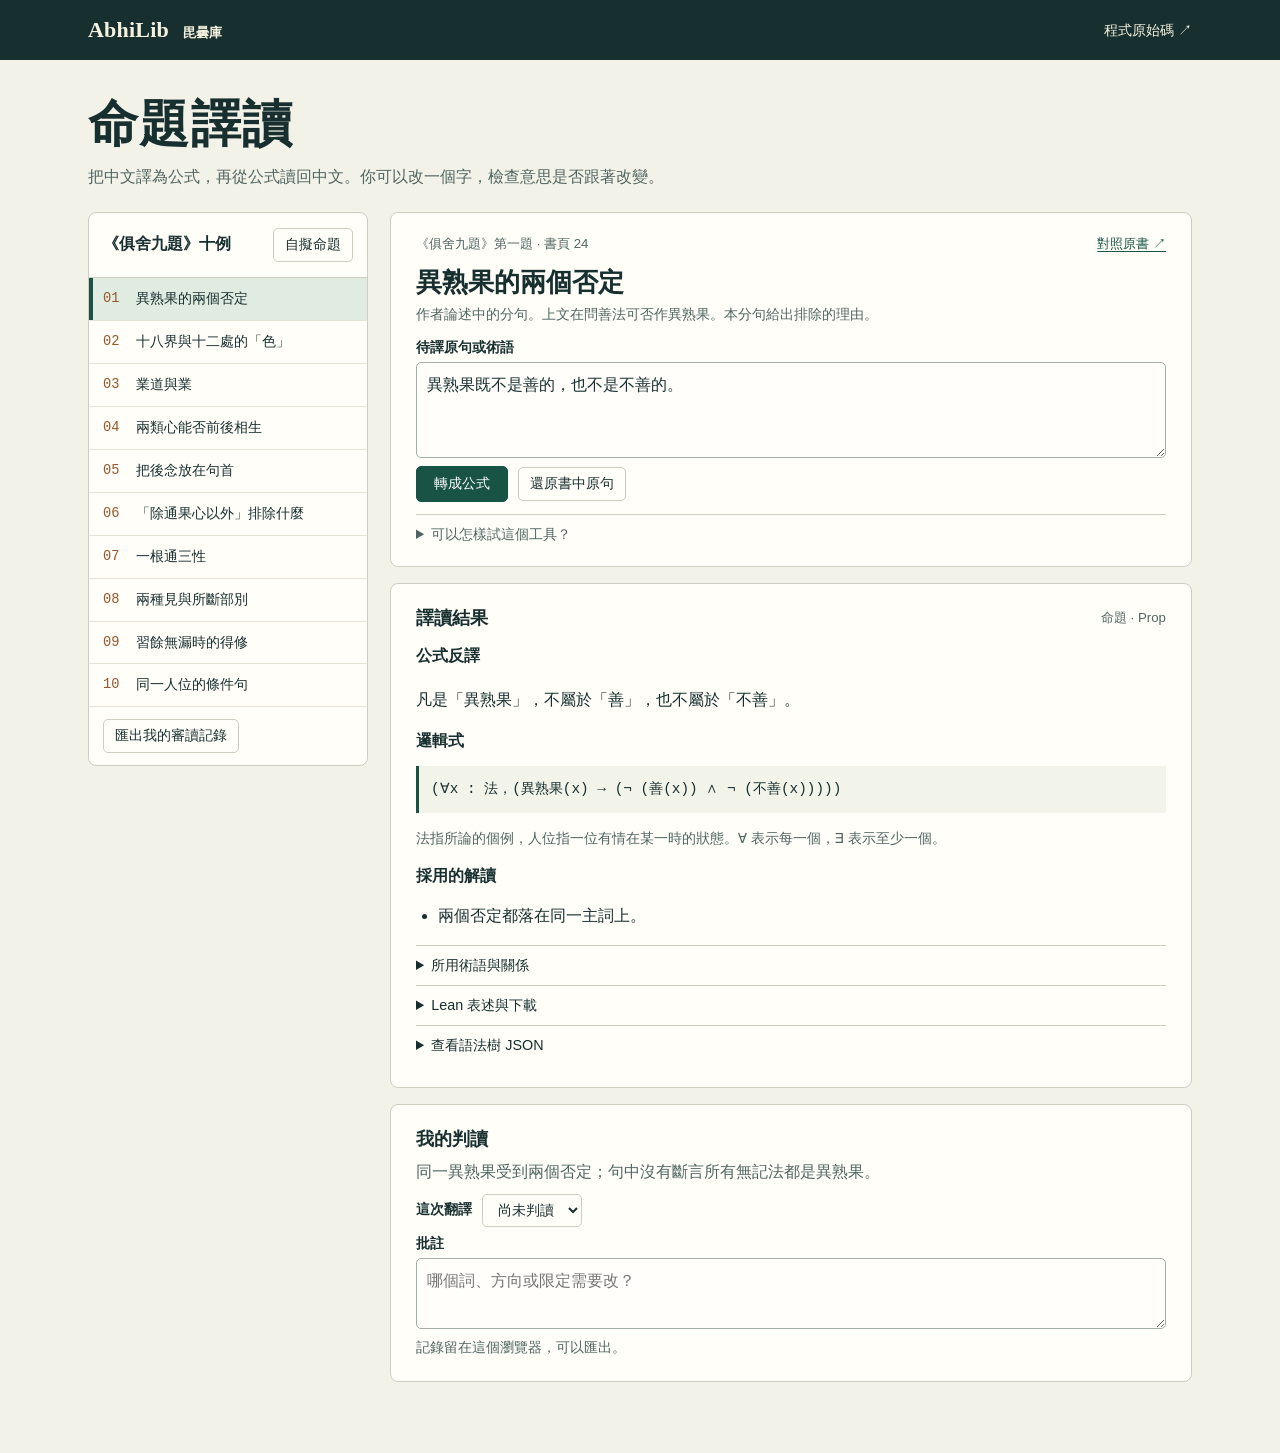
<file: docs/translate/index.html>
<!doctype html><html lang="zh-Hant"><head>
<meta charset="utf-8"><meta name="viewport" content="width=device-width,initial-scale=1">
<meta name="description" content="逐句檢查《俱舍九題》的中文如何轉為公式，並改寫原句重試。">
<title>命題譯讀 · AbhiLib 毘曇庫</title><link rel="stylesheet" href="style.css">
</head><body>
<header><div class="head"><a href="../" class="brand">AbhiLib <span>毘曇庫</span></a><a href="https://github.com/wanglu2016/abhilib-gpt/tree/main/docs/translate">程式原始碼 ↗</a></div></header>
<main><div class="intro"><h1>命題譯讀</h1><p>把中文譯為公式，再從公式讀回中文。你可以改一個字，檢查意思是否跟著改變。</p></div>
<div class="workspace"><nav aria-label="選擇書中命題"><div class="navhead"><h2>《俱舍九題》十例</h2><button id="blank">自擬命題</button></div><div id="list"></div><button class="export" id="export">匯出我的審讀記錄</button></nav>
<article><section class="paper"><div class="bar"><span id="source"></span><a id="pdf" target="_blank" rel="noopener">對照原書 ↗</a></div>
<h2 id="title"></h2><div id="provenance"></div><label for="input">待譯原句或術語</label><textarea id="input" rows="3" maxlength="600" spellcheck="false"></textarea>
<p id="original" class="panelnote" hidden></p><div class="actions"><button id="convert" class="primary">轉成公式</button><button id="restore">還原書中原句</button></div>
<div id="context"></div><div id="related"></div><details class="help"><summary>可以怎樣試這個工具？</summary>
<p>直接輸入「色界」或「得」可比較義項；已知分類時，可寫「十八界.色界等於十二處.色處」。也可用書中詞彙另組分類、存在、成就及前後心等句。試把「有業道非業」改成「業道非業」，或在自擬命題輸入「阿那含只成就無漏初靜慮」。兩種語義可選時，先比較候選反譯，再決定取哪一種。</p>
<p>公式以「法的個例」與「人於一時」為論域。「能」在容許的情形中尋找實例。詞表逐項給出解釋，有些概念仍以分類標記表示。每次轉換都可以審讀或匯出。</p></details></section>
<section class="paper results" aria-live="polite"><div class="bar"><h2>譯讀結果</h2><span id="status"></span></div><div id="output"></div></section>
<section id="review" class="paper"><h2>我的判讀</h2><p id="check"></p><div id="pastFormula"></div><div class="reviewrow"><label for="judgment">這次翻譯</label><select id="judgment"><option value="">尚未判讀</option><option>符合原意</option><option>需要修改</option><option>尚難判定</option></select></div><label for="comment">批註</label><textarea id="comment" rows="2" placeholder="哪個詞、方向或限定需要改？"></textarea><small>記錄留在這個瀏覽器，可以匯出。</small></section>
</article></div>
</main><script type="module" src="app.mjs"></script></body></html>
</file>
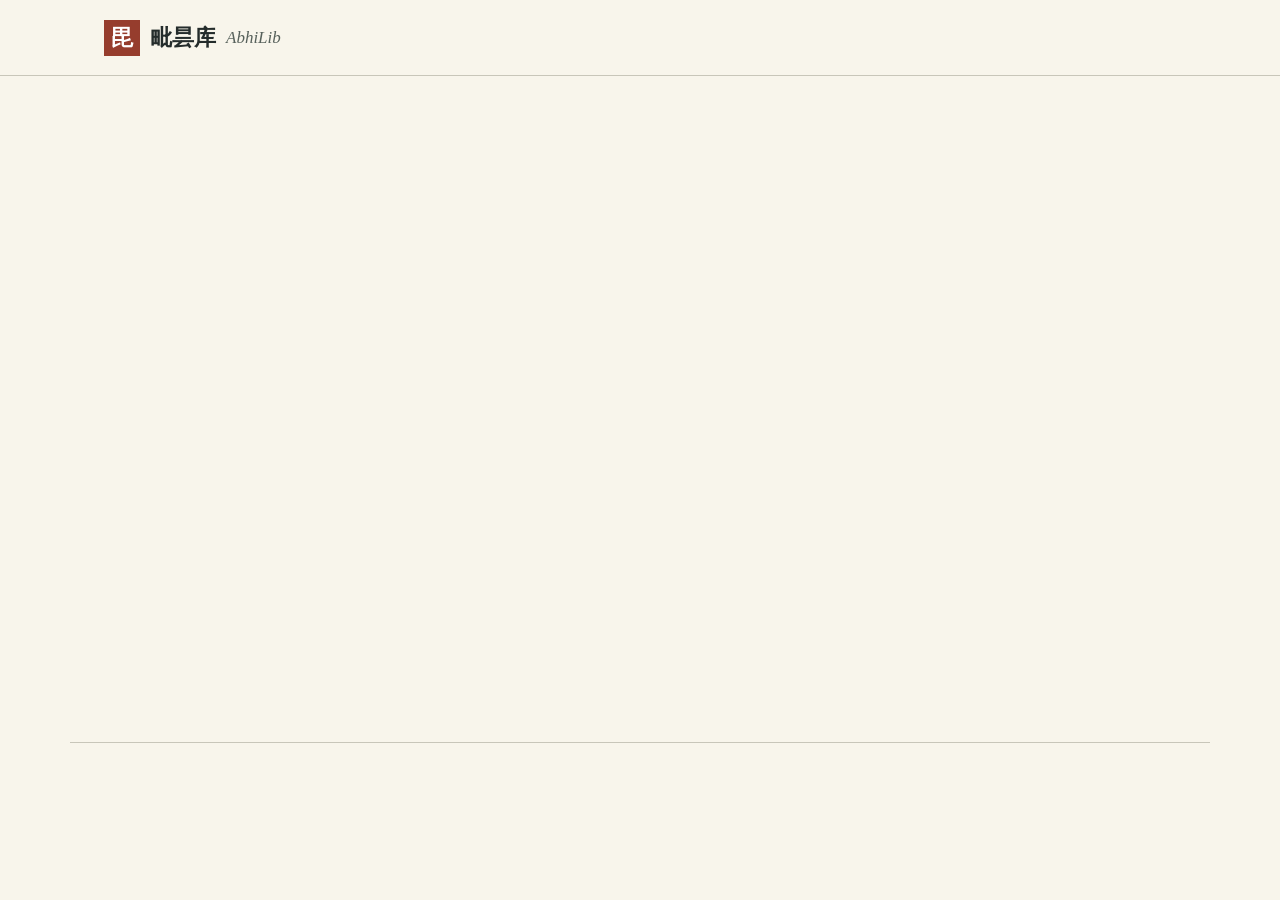
<file: tools/page.html>
<!DOCTYPE html><html lang="zh-Hans"><head><meta charset="utf-8"><meta name="viewport" content="width=device-width,initial-scale=1"><meta name="theme-color" content="#f9f6ed"><title>毗昙库 AbhiLib · 证明工作台</title>
<style>
:root{--paper:#f8f5eb;--ink:#242c2b;--muted:#5c6662;--line:#c8c6b9;--red:#963d2d;--teal:#195b52;--serif:"Noto Serif CJK SC","Songti SC","STSong",Georgia,serif;--sans:"Instrument Sans",-apple-system,"Noto Sans CJK SC","Microsoft YaHei",sans-serif}*{box-sizing:border-box}body{margin:0;background:var(--paper);color:var(--ink);font:16px/1.65 var(--sans)}header{border-bottom:1px solid var(--line)}.bar,main,footer{max-width:1140px;margin:auto;padding:0 34px}.bar{display:flex;align-items:center;gap:22px;min-height:75px}.brand{display:flex;align-items:center;gap:10px;font:bold 22px var(--serif);color:var(--ink)}.seal{display:grid;place-items:center;background:var(--red);color:#fff;padding:3px 7px;font-family:var(--serif)}.latin{font:italic 17px Georgia;color:#57615b}.nav{margin-left:auto;display:flex;gap:16px;align-items:center}.nav a{font-size:14px;color:var(--ink)}a{color:var(--teal);text-decoration:none}a:hover{text-decoration:underline;text-underline-offset:3px}button,select,input{font:inherit;color:var(--ink)}button,select{cursor:pointer}button,.btn{background:transparent;border:1px solid var(--line);border-radius:3px;padding:7px 14px}.btn{display:inline-block;text-decoration:none}.primary{background:var(--teal);color:white;border-color:var(--teal)}:focus-visible{outline:3px solid #b57944;outline-offset:3px}main{padding-top:38px;padding-bottom:56px;min-height:74vh}.hero{display:grid;grid-template-columns:1.2fr .8fr;gap:52px;align-items:center;padding:16px 0 40px}.kicker,.num{font:12px/1.5 ui-monospace,monospace;letter-spacing:.08em;color:var(--red)}h1,h2,h3,blockquote{font-family:var(--serif)}h1{font-size:clamp(35px,4.9vw,63px);line-height:1.23;margin:14px 0 20px;letter-spacing:-.04em}h2{font-size:29px;line-height:1.45;margin:22px 0 15px}h3{font-size:21px;line-height:1.45;margin:7px 0 12px}p{margin:10px 0 19px}.lead{font-size:18px;color:var(--muted);max-width:43em}.actions,.chips{display:flex;flex-wrap:wrap;gap:8px;align-items:center}.plate,.panel{border:1px solid var(--line);padding:22px 24px;background:#fcfaf2}.plate{border-top:4px solid var(--teal)}.plate a,.item{display:block;border-top:1px solid var(--line);padding:11px 0;color:var(--ink)}.plate small,.hint{color:var(--muted)}.band{border-top:1px solid var(--ink);padding-top:4px}.grid{display:grid;grid-template-columns:repeat(3,1fr);gap:17px}.grid .panel{display:block;color:var(--ink)}.grid .panel:hover{border-color:var(--teal)}.layout{display:grid;grid-template-columns:minmax(0,1.8fr) minmax(230px,.8fr);gap:24px}.narrow{max-width:780px}.chip{background:#eeeee2;border:1px solid var(--line);padding:4px 9px;font-size:13px;color:var(--teal);border-radius:3px}.note{border-left:3px solid var(--red);padding:8px 16px;background:#f1ebe0}.list{padding:0}.item strong{margin:0 12px 0 0}.item span{display:inline-block;min-width:55px}.ctrl{padding:9px 12px;background:#fffdf5;border:1px solid var(--line);max-width:100%;border-radius:3px}.lookup{width:min(100%,480px)}.filters{display:flex;gap:9px;flex-wrap:wrap;margin:18px 0}.option{display:block;margin:10px 0}.option input{accent-color:var(--teal);width:18px;height:18px;vertical-align:middle}pre{white-space:pre-wrap;overflow-wrap:anywhere;background:#27342e;color:#f2f0e4;padding:18px;border-radius:4px;font:13px/1.65 ui-monospace,monospace}blockquote{margin:14px 0;font-size:24px}details{margin:14px 0}summary{cursor:pointer;color:var(--teal)}.pager{display:flex;justify-content:space-between;margin-top:20px}.crumb{font-size:14px;color:var(--muted)}.result{background:#e6eee4;border-top:3px solid var(--teal);padding:17px}.bad{background:#f3e5d9;border-color:var(--red)}.scroll{max-height:61vh;overflow:auto}.rowlinks{display:grid;grid-template-columns:repeat(5,1fr);gap:5px}.rowlinks a{text-align:center;padding:3px;border:1px solid var(--line);font:13px/1.8 monospace}.rowlinks a[aria-current]{background:var(--teal);color:white}footer{padding-top:17px;padding-bottom:25px;border-top:1px solid var(--line);font-size:13px;color:var(--muted)}@media(max-width:760px){.bar,main,footer{padding-left:18px;padding-right:18px}.bar{align-items:flex-start;gap:6px;flex-direction:column;padding-top:10px;padding-bottom:8px}.nav{margin:0;width:100%;gap:13px;flex-wrap:wrap}.nav button{padding:2px 6px;font-size:13px}.hero,.layout,.grid{grid-template-columns:1fr;gap:15px}.hero{padding-top:0}.plate,.panel{padding:15px}.hero h1{font-size:40px}main{padding-top:24px}.rowlinks{grid-template-columns:repeat(8,1fr)}}
</style></head><body><header><div class="bar"><a class="brand" href="#home"><span class="seal">毘</span><span id="brand">毗昙库</span><span class="latin">AbhiLib</span></a><nav class="nav" id="nav"></nav></div></header><main id="app"></main><footer id="foot"></footer>
<script>
const DATA=/*:DATA:*/;
const entries=DATA.entries, repo="https://github.com/wanglu2016/abhilib-gpt";
let trad=true;try{trad=localStorage.getItem("abhi-script")!=="s"}catch{}
const el=id=>document.getElementById(id), esc=s=>String(s??"").replace(/[&<>"]/g,c=>({"&":"&amp;","<":"&lt;",">":"&gt;",'"':"&quot;"}[c])), simple=s=>Array.from(s,c=>DATA.translation[c]||c).join(""), f=s=>esc(trad?s:simple(s)), link=(id,label,cl="")=>'<a class="'+cl+'" href="#'+esc(id)+'">'+f(label)+'</a>', go=(id,cl="chip")=>link(id,id+" "+entries[id].title.replace(/。$/,""),cl);
const groupName={steps:"文章步驟",premises:"原文前提",bridges:"橋接條件",entries:"定理與模型",concepts:"概念",sources:"文獻",rules:"論書規則與分類",topics:"命題導讀"};
const sections=[[1,14,"從見斷心找到相應惑"],[15,22,"由內門排除親發表業"],[23,33,"排除欲界有覆表"],[34,38,"限定表業的繫地"],[39,48,"從有覆色推到有覆表"]];
const sid=n=>"S"+String(n).padStart(2,"0"), chips=ids=>'<div class="chips">'+ids.map(x=>go(x)).join("")+'</div>';
function home(){return '<section class="band"><h2>'+f("命題導讀")+'</h2>'+chips(Object.keys(entries).filter(id=>entries[id].group==="topics"))+'</section>'+'<section class="hero"><div><span class="kicker">ABHILIB / '+f("業品 · 證明工作台")+'</span><h1>'+f("有覆無記色，")+'<br>'+f("何以唯初靜慮繫？")+'</h1><p class="lead">'+f("從王路的一篇毘曇推導出發，逐句對照原文與 Lean 證明，再抽去前提，看哪些結論還能成立。")+'</p><div class="actions">'+link("S01","逐步讀證明 →","btn primary")+link("lab","試著撤去前提","btn")+'</div></div><aside class="plate"><h3>'+f("原文的五段推導")+'</h3>'+sections.map(([a,b,s])=>link(sid(a),sid(a)+"–"+sid(b)+"　"+s)).join("")+'</aside></section><div class="band"><h2>'+f("同一命題，三條證明路徑")+'</h2><div class="grid">'+[["T02","證明一 · 讀「得」","《順正理論》的句子如何從得指回所得法？"],["T03","證明二 · 從表到色","原典只說有覆表。哪一步把範圍擴展到一切有覆色？"],["T01","證明三 · 由前提演繹","檢查十六條前提、四十八步與五項明示的橋接。"]].map(([id,t,n])=>'<a class="panel" href="#'+id+'"><span class="num">'+id+'</span><h3>'+f(t)+'</h3>'+f(n)+'</a>').join("")+'</div></div><h2>'+f("從哪裡開始審讀？")+'</h2>'+chips(["S46","T04","T06","T15","T19"])}
function index(){return '<span class="kicker">CATALOGUE</span><h1>'+f("研究索引")+'</h1><div class="filters"><input class="ctrl lookup" id="search" type="search" aria-label="'+f("搜尋")+'" placeholder="'+f("搜尋編號、術語、前提或原句")+'"><select class="ctrl" id="group" aria-label="'+f("條目類型")+'"><option value="">'+f("全部類型")+'</option>'+Object.entries(groupName).map(([k,v])=>'<option value="'+k+'">'+f(v)+'</option>').join("")+'</select></div><div class="hint" id="total"></div><div class="list" id="results"></div>'}
function filter(){const q=simple(el("search").value.trim()).toLowerCase(), group=el("group").value, rows=Object.values(entries).filter(e=>(!group||e.group===group)&&simple([e.id,e.title,e.note||"",e.verse||"",e.decl||""].join(" ")).toLowerCase().includes(q));el("total").textContent=rows.length+" "+(trad?"條":"条");el("results").innerHTML=rows.map(e=>'<a class="item" href="#'+e.id+'"><span class="num">'+e.id+'</span><strong>'+f(e.title)+'</strong><small>'+f(groupName[e.group])+'</small></a>').join("")}
function sectionNav(current){return '<aside class="panel"><h3>'+f("五段推導")+'</h3>'+sections.map(([a,b,s])=>'<p>'+f(s)+'</p><div class="rowlinks">'+Array.from({length:b-a+1},(_,i)=>{let id=sid(i+a);return '<a href="#'+id+'" '+(id===current?'aria-current="step"':'')+'>'+id+'</a>'}).join("")+'</div>').join("")+'</aside>'}
function detail(e){let refs=e.refs||[], calls=e.calls||[],params=(e.parameters||[]).filter(x=>x[0]==="P"||x[0]==="B"||x[0]==="H");let s='<div class="crumb">'+link("index","研究索引")+'　/　'+f(groupName[e.group])+'</div><div class="kicker" style="margin-top:22px">'+e.id+'</div><h1 style="font-size:clamp(28px,4vw,46px)">'+f(e.title)+'</h1>';s+='<div class="layout"><article class="panel">';
 if(e.group==="steps"||e.group==="premises")s+='<div class="hint">'+f("王路原文 · 2022年7月")+'</div><blockquote>'+esc(e.title)+'</blockquote>';
 if(e.role)s+='<p class="hint">'+f(e.role)+'</p>';if(e.note)s+='<p class="note">'+f(e.note)+'</p>';if(e.verse)s+='<h3>'+f("作者所附相關頌")+'</h3><blockquote>'+esc(e.verse)+'</blockquote><p class="hint">'+f("原作者只標示關聯。逐條義理解讀仍可修訂。")+'</p>';
 if(refs.length)s+='<h3>'+f(e.group==="steps"?"原文所引":e.group==="bridges"?"使用位置":e.group==="topics"?"沿證明閱讀":"對讀條目")+'</h3>'+chips(refs);
 if(e.locator)s+='<p>'+f(e.locator)+'</p><a class="btn" href="'+esc(e.url)+'">'+f("打開來源 ↗")+'</a>';
 if(e.decl){s+='<h3>'+f("形式化驗證")+'</h3><p><span class="num">Lean 4.19.0</span>　'+f(e.group==="rules"?"規則表述已編譯 · 依據見文獻":"已編譯 · 義理待審")+'</p>';if(params.length)s+='<p class="hint">'+f("聲明中出現的領域前提")+'</p>'+chips(params);if(calls.length)s+='<p class="hint">'+f("證明項直接引用的已編號聲明")+'</p>'+chips(calls);s+='<details><summary>'+f("查看 Lean 原碼與全局公理")+'</summary><pre>'+esc(e.code)+'</pre><p class="hint">'+f("全局公理")+"　"+esc(e.axioms.join(", ")||"∅")+'　·　<a href="'+e.src+'">GitHub ↗</a></p></details>'}
 let back=Object.values(entries).filter(x=>(x.refs||[]).includes(e.id)&&x.group==="concepts");if(back.length)s+='<h3>'+f("相關概念")+'</h3>'+chips(back.map(x=>x.id));
 if(e.group==="steps"){let n=+e.id.slice(1);s+='<div class="pager">'+(n>1?link(sid(n-1),"← 上一步"):"<i></i>")+(n<48?link(sid(n+1),"下一步 →"):link("T01","查看接合後的證明 →"))+'</div>'}
 return s+'</article>'+(e.group==="steps"?sectionNav(e.id):'<aside class="plate"><h3>'+f("繼續審讀")+'</h3>'+["T01","T04","T06","S46"].filter(x=>x!==e.id).map(x=>go(x,"")).join("")+link("lab","有限模型實驗 →")+'</aside>')+'</div>'}
const rules=["染色必屬色業","無表色具有記性","表業唯欲界、初定繫","欲界沒有有覆表"];
function lab(){return '<span class="kicker">MODEL LAB</span><h1>'+f("前提與反例")+'</h1><p class="lead">'+f("在四種色的形態、四種性、七種繫屬之間，Lean 窮舉了 112 筆候選描述。撤去一條規則，看看還有哪些有覆色可以落在初定之外。")+'</p><div class="layout"><section class="panel"><h3>'+f("選擇保留的局部規則")+'</h3>'+rules.map((r,i)=>'<label class="option"><input type="checkbox" checked data-rule="'+i+'"> '+f(r)+'</label>').join("")+'<label class="option"><input type="checkbox" id="other"> '+f("繫地規則改採有餘師：上三定容無覆表")+'</label><div id="labres" aria-live="polite"></div></section><aside class="plate"><h3>'+f("核對 Lean 見證")+'</h3>'+["T08","T09","T10","T20","T21","T22","T23"].map(x=>go(x,"")).join("")+'</aside></div><section class="band" style="margin-top:28px"><h2>'+f("另一項異說：善心現前得幾心？")+'</h2><p>'+f("切換三種讀法；這裡計算各種善心現前位所容得心的聯集。")+'</p><select class="ctrl" id="reading" aria-label="'+f("選擇讀法")+'">'+["《雜心》列舉","《俱舍》增欲善","王路所校《正理》"].map(t=>'<option>'+f(t)+'</option>').join("")+'</select><p id="roster"></p>'+chips(["T14","T15","T16"])+'</section>'}
function labUpdate(){const on=Array.from(document.querySelectorAll("[data-rule]"),x=>x.checked);const other=el("other").checked;el("other").disabled=!on[2];const valid=DATA.model.rows.filter(x=>on.every((b,i)=>!b||x.rules[i===2&&other?4:i])),bad=valid.filter(x=>x.counter);el("labres").className="result "+(bad.length?"bad":"");el("labres").innerHTML='<b>'+f(bad.length?"出現反例":"此組規則推出唯初定繫")+'</b><br>'+f("容許的候選描述")+" "+valid.length+" / 112　·　"+f("反例")+" "+bad.length+(bad.length?'<p>'+f("例")+"　"+f(bad[0].features.join(" · "))+'</p>':'');let m=DATA.model.readings[el("reading").selectedIndex];el("roster").innerHTML="<strong>"+m.length+" "+f("心")+"</strong>　"+f(m.join("、"))}
function render(){let id=location.hash.slice(1)||"home";const page=entries[id];document.documentElement.lang=trad?"zh-Hant":"zh-Hans";el("brand").textContent=trad?"毘曇庫":"毗昙库";el("nav").innerHTML=link("home","證明工作台")+'<a href="./translate/">'+(trad?"命題譯讀":"命题译读")+'</a>'+link("index","研究索引")+link("lab","異說實驗")+'<button id="script">'+(trad?"简体":"繁體")+'</button>';el("script").onclick=()=>{trad=!trad;try{localStorage.setItem("abhi-script",trad?"t":"s")}catch{}render()};el("app").innerHTML=page?detail(page):id==="index"?index():id==="lab"?lab():id==="home"?home():link("home","條目未收錄，返回工作台");el("foot").innerHTML="AbhiLib 0.1　·　Lean 4.19.0　·　<a href='"+repo+"'>GitHub ↗</a>";document.title=(page?(trad?page.title:simple(page.title)):"AbhiLib")+" · "+el("brand").textContent;if(id==="index"){el("search").oninput=el("group").onchange=filter;filter()}if(id==="lab"){el("app").onchange=labUpdate;labUpdate()}else el("app").onchange=null}
window.addEventListener("hashchange",()=>{render();scrollTo(0,0)});render()
</script></body></html>
</file>
<file: docs/translate/style.css>
:root{color-scheme:light;--paper:#fffef8;--ink:#182f30;--green:#185346;--line:#cecec0;--muted:#506562;--rust:#99552b;font-family:"Source Sans 3","PingFang TC","Microsoft JhengHei",sans-serif;color:var(--ink);background:#f3f2e9}*{box-sizing:border-box}body{margin:0}header{background:var(--ink);color:#fff}a{color:var(--green);text-underline-offset:3px}header a{color:#f5f3df;text-decoration:none}.head,main{max-width:1160px;margin:auto;padding:0 28px}.head{display:flex;justify-content:space-between;align-items:center;height:60px;font-size:.88rem}.brand{font:600 22px Georgia,serif;letter-spacing:.01em}.brand span{font-size:.84rem;margin-left:8px}.intro{padding:31px 0 21px}.intro p,p{line-height:1.68}.intro p{margin:6px 0 0;color:var(--muted)}h1,h2,h3{margin:0}h1,#title{font-family:"Noto Serif TC","Songti TC",serif}h1{font-size:clamp(2rem,4vw,3.1rem);letter-spacing:.03em}h2{font-size:1.13rem}h3{font-size:.97rem;margin:16px 0 6px}.workspace{display:grid;grid-template-columns:minmax(220px,280px) minmax(0,1fr);gap:22px;align-items:start;padding-bottom:55px}nav,.paper{background:var(--paper);border:1px solid var(--line);border-radius:8px}.paper{padding:22px 25px;margin-bottom:16px}.navhead,.bar,.actions,.reviewrow{display:flex;align-items:center;justify-content:space-between;gap:10px}.navhead{padding:15px 14px;border-bottom:1px solid var(--line)}.navhead h2{font-size:1rem}.bar{font-size:.83rem;color:var(--muted)}.bar h2{color:var(--ink)}#title{font-size:1.65rem;margin:12px 0 4px}#provenance,#context,small{font-size:.86rem;color:var(--muted);line-height:1.6}#provenance{margin-bottom:13px}#context{margin-top:12px}.item{display:grid;grid-template-columns:2em 1fr;gap:5px;text-align:left;width:100%;border:0;border-radius:0;border-bottom:1px solid #e5e3d6;padding:11px 14px;line-height:1.45}.item.active{background:#e0ece2;box-shadow:inset 4px 0 var(--green)}.item span{font-family:monospace;color:var(--rust)}button,select{font:inherit;font-size:.86rem;color:var(--ink);background:transparent;border:1px solid var(--line);border-radius:5px;padding:7px 11px;cursor:pointer}.item:hover,button:hover{background:#edf0e6}button:focus-visible,a:focus-visible,textarea:focus-visible,select:focus-visible{outline:3px solid #4f8978;outline-offset:2px}.primary{background:var(--green);color:white;border-color:var(--green);padding:8px 17px}.primary:hover{background:#163f36}.actions{justify-content:flex-start;margin-top:8px}.export{margin:12px 14px}.bar a{white-space:nowrap}textarea{display:block;width:100%;resize:vertical;background:#fffefb;color:var(--ink);border:1px solid #a2afa7;border-radius:5px;padding:10px;font:inherit;line-height:1.55}label{display:block;font-size:.86rem;margin:8px 0 5px;font-weight:600}pre{white-space:pre-wrap;overflow-wrap:anywhere;background:#f2f3e9;border-left:3px solid var(--green);padding:12px;font:0.9rem/1.6 "IBM Plex Mono",monospace}.translation{font-size:1.03rem;line-height:1.85;overflow-wrap:anywhere}.panelnote{background:#f7f0dc;border-left:3px solid #ba854c;padding:10px 13px}.choices{display:flex;flex-wrap:wrap;gap:8px;margin:8px 0}.choices button{text-align:left}.muted{color:var(--muted)}details{border-top:1px solid var(--line);padding:10px 0}summary{cursor:pointer;font-size:.9rem}dl{display:grid;grid-template-columns:minmax(90px,auto) 1fr;gap:6px 12px;font-size:.85rem;line-height:1.6}dt{font-weight:600}dd{margin:0}ul{line-height:1.65;padding-left:22px}.reviewrow{justify-content:flex-start}.reviewrow label{margin:0}#review p{color:var(--muted);margin:8px 0}#review small{display:block;margin-top:8px}button:disabled{opacity:.55;cursor:default}[hidden]{display:none!important}
@media(max-width:760px){.head,main{padding:0 15px}.workspace{display:flex;flex-direction:column;gap:14px}.workspace>*{width:100%}.intro{padding:23px 0 12px}.paper{padding:17px}.navhead{padding:9px 12px}#list{display:flex;overflow-x:auto}#list .item{min-width:154px;width:auto;border-right:1px solid var(--line);font-size:.82rem;padding:9px}.export{margin:7px 12px}.bar{align-items:flex-start}dl{display:block}dd{margin-bottom:6px}.head{height:46px}}

.help{margin-top:12px;padding-bottom:0;color:var(--muted)}.help p,.candidate p{font-size:.9rem}.candidate{border:1px solid var(--line);border-radius:5px;padding:12px;width:100%}.candidate button{font-weight:600;color:var(--green)}.candidate details{padding-bottom:0}.candidate p{margin:8px 0}.choices{display:grid}.panelnote{overflow-wrap:anywhere}
</file>
